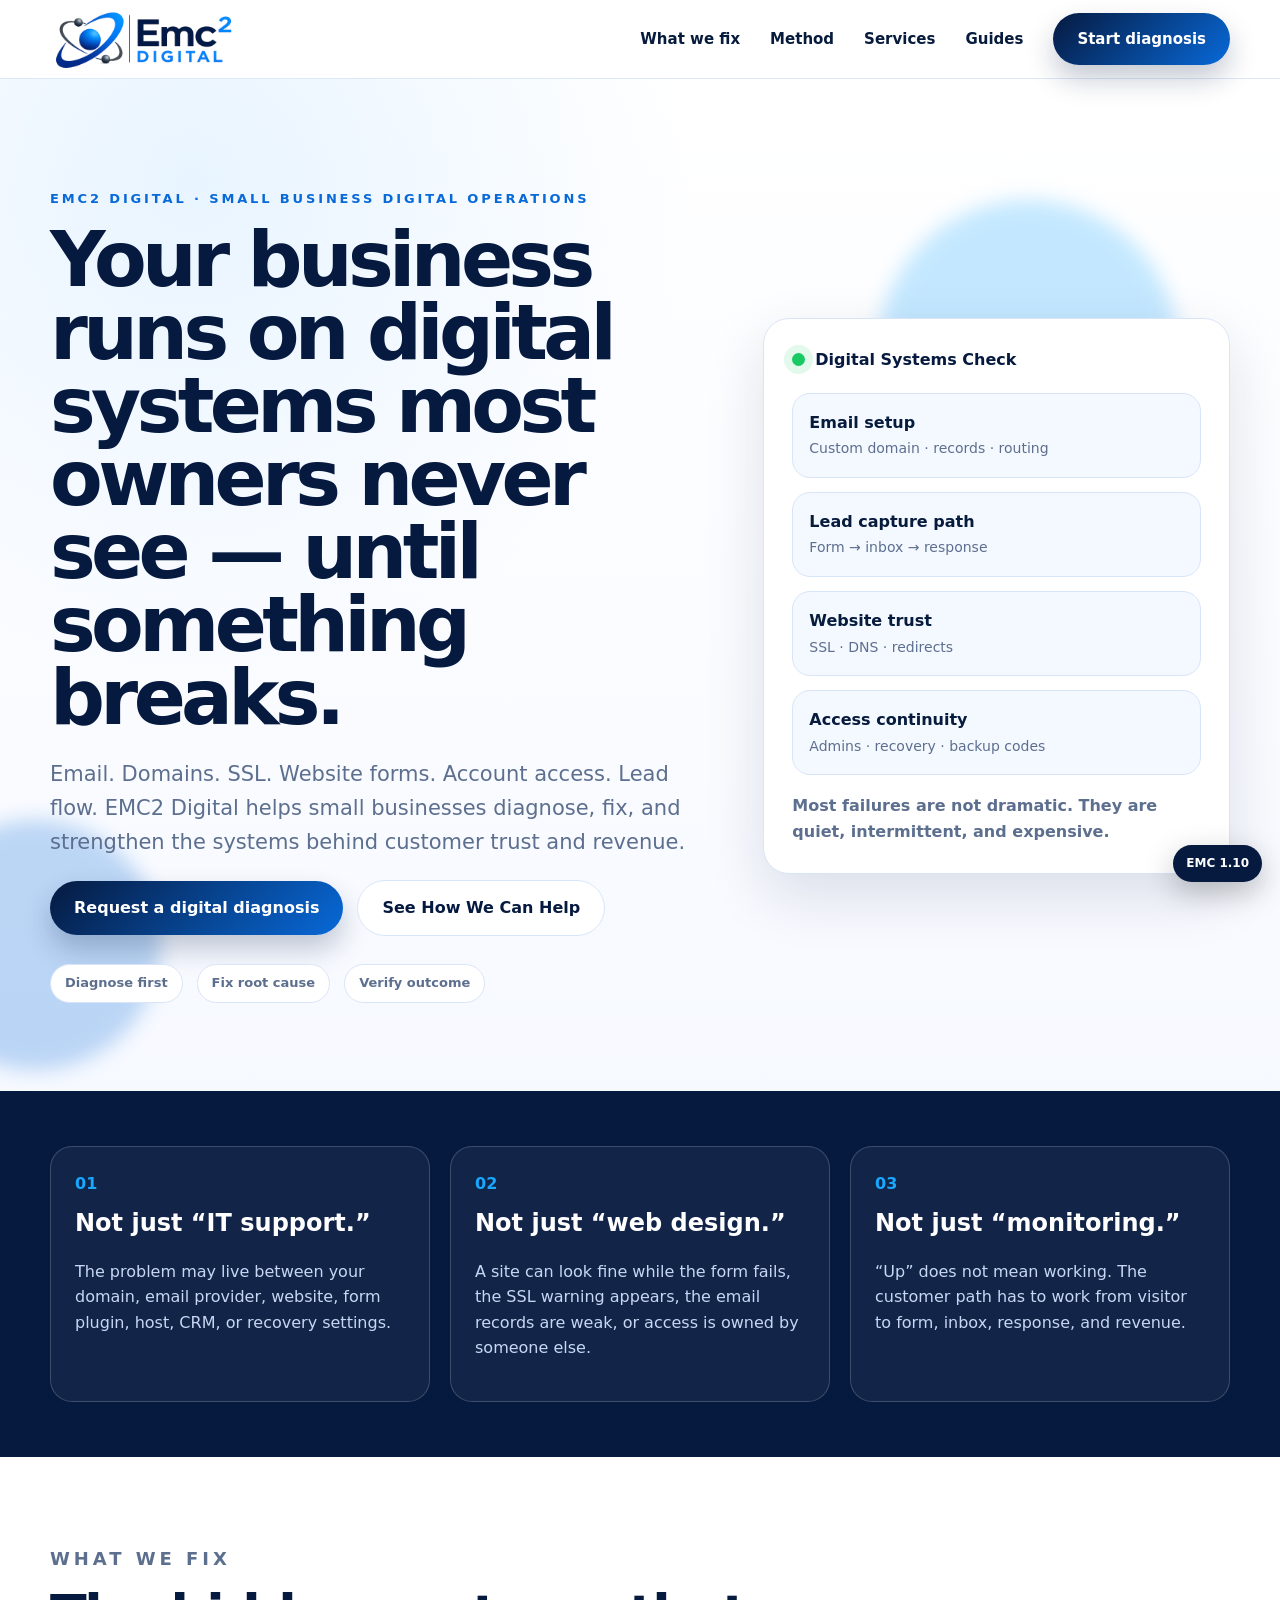
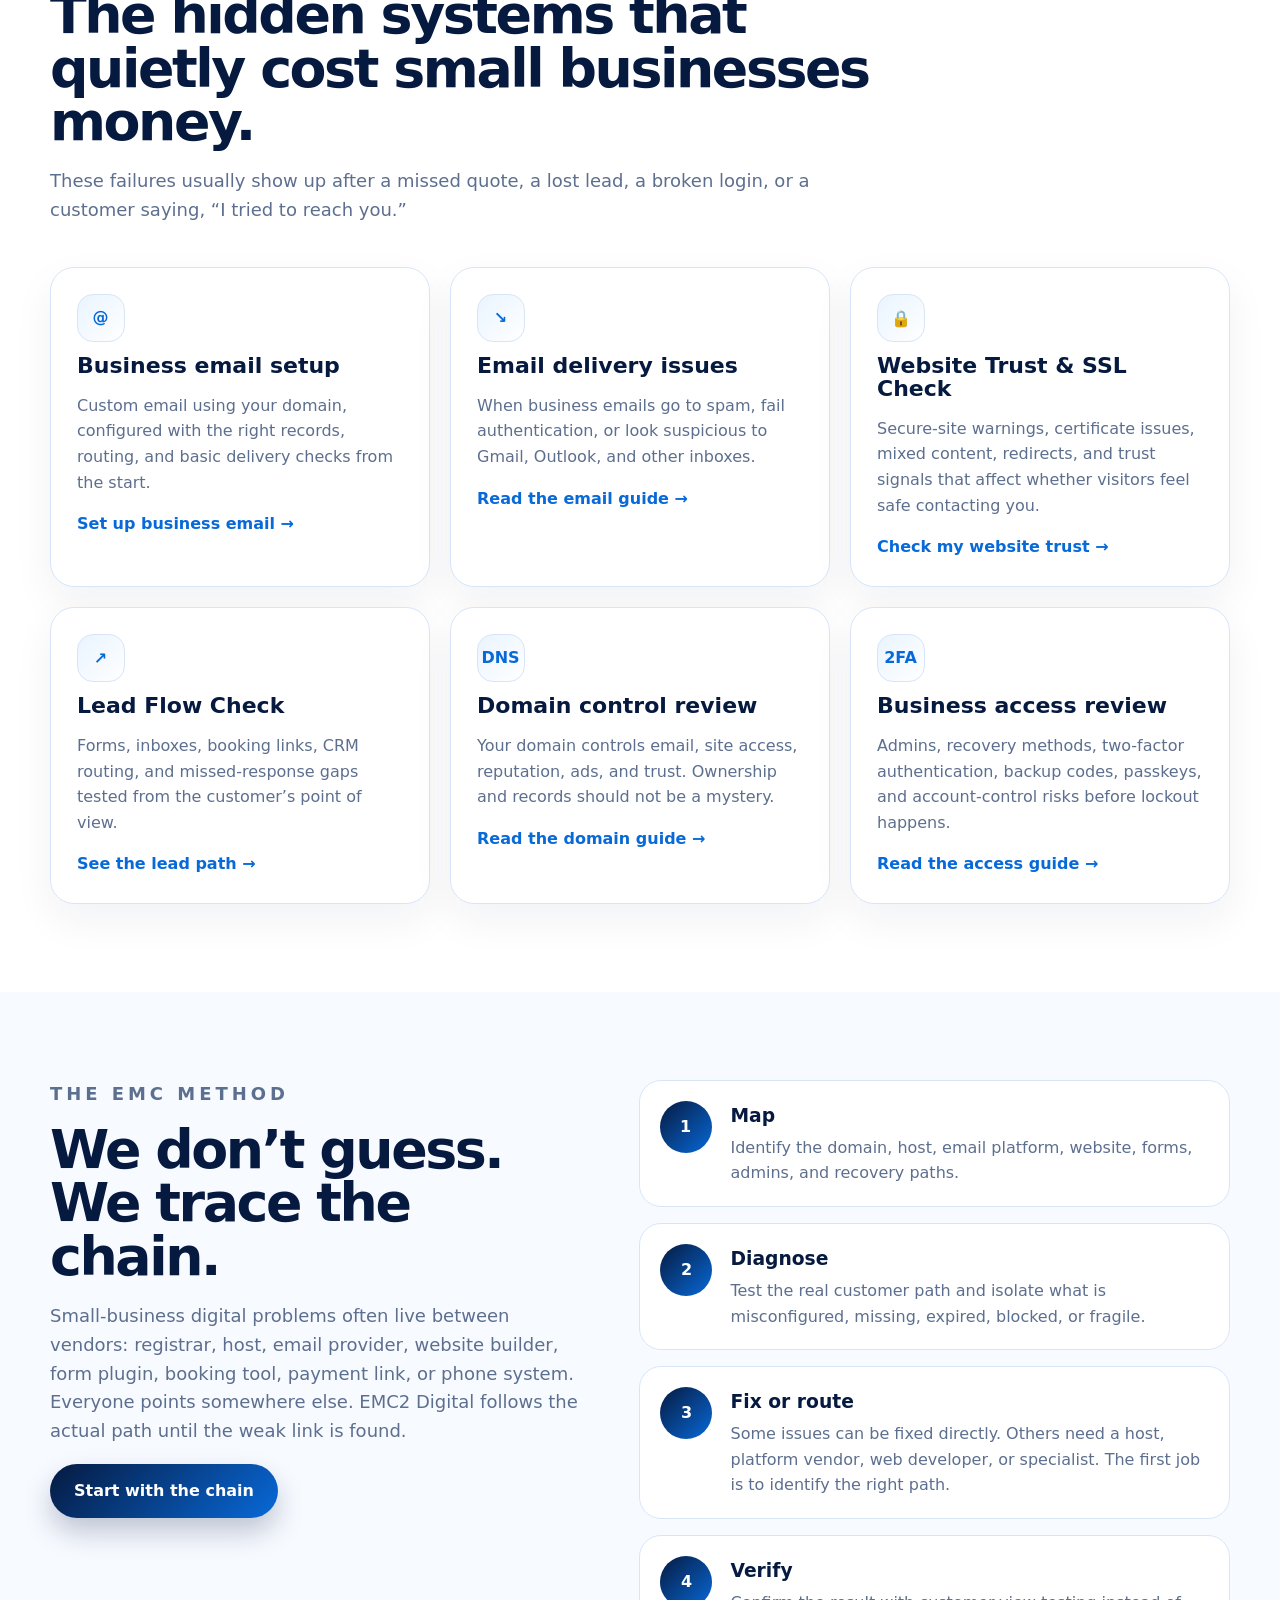
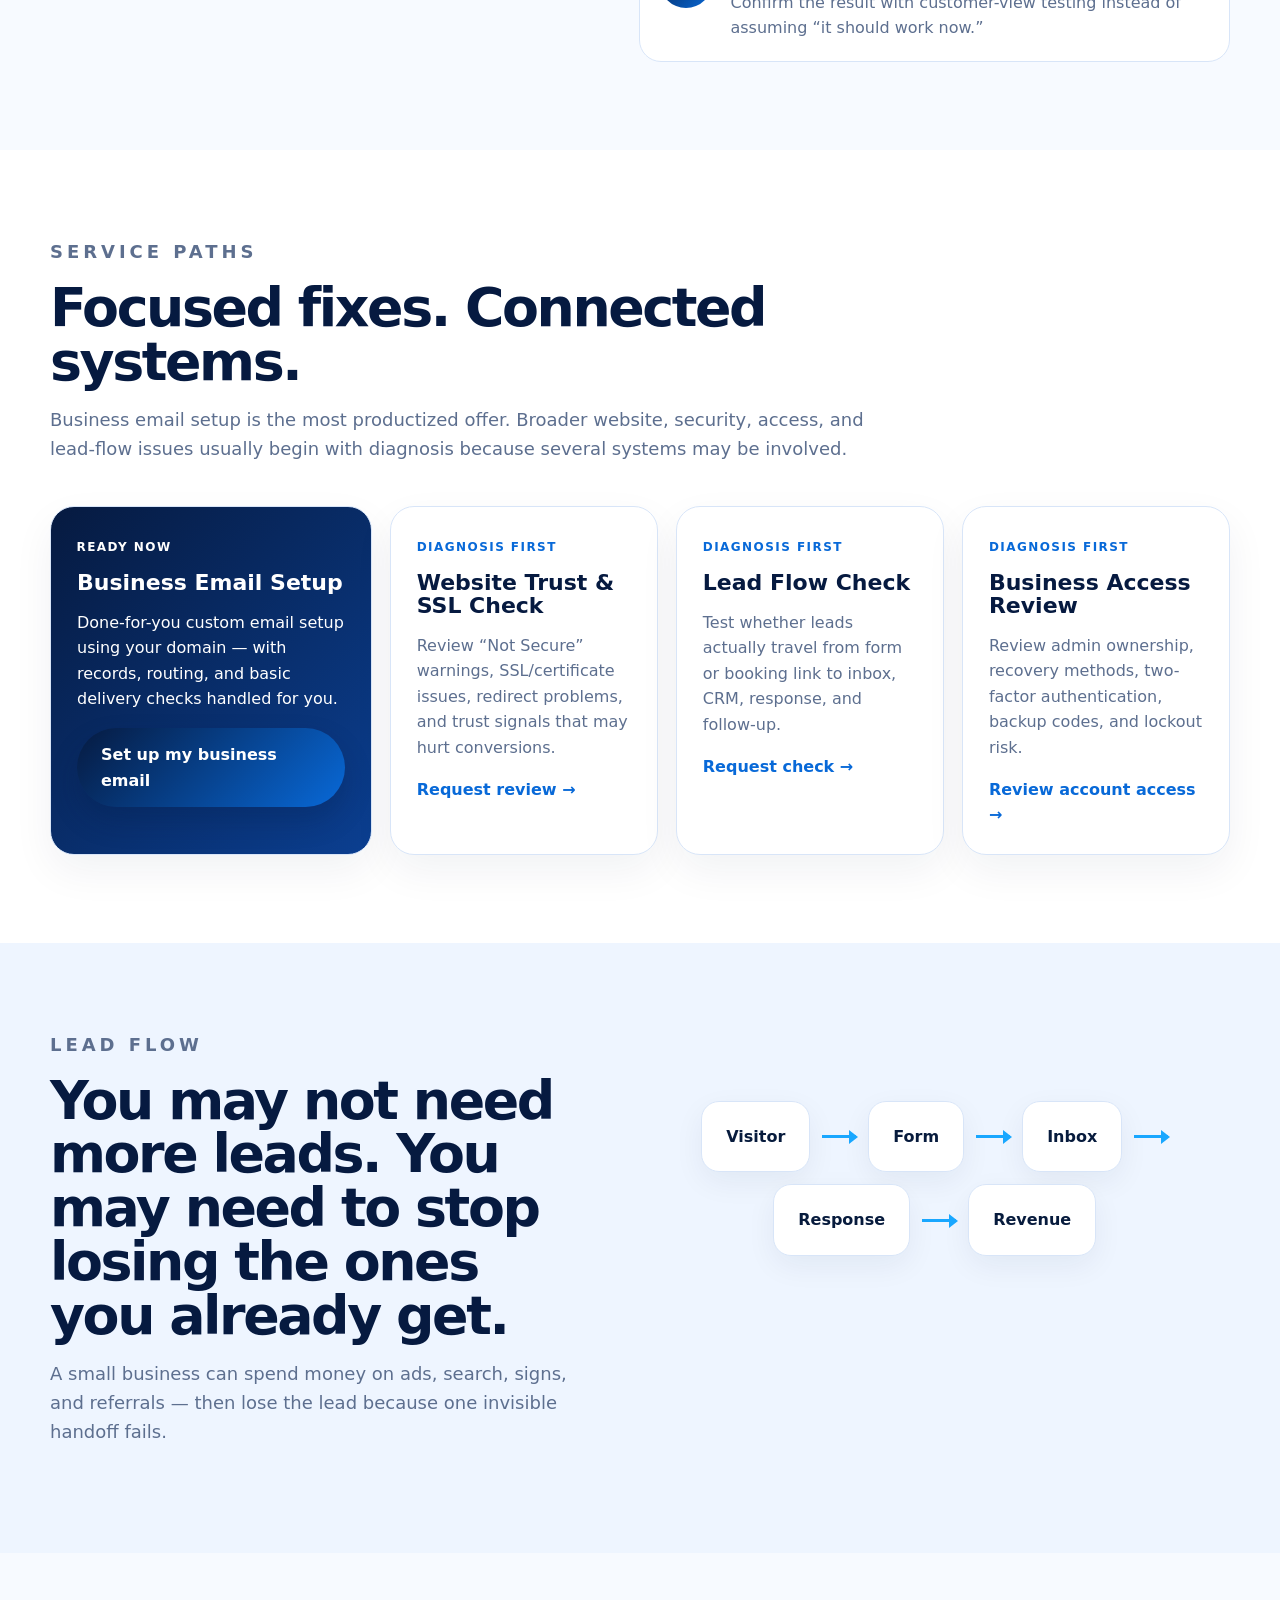
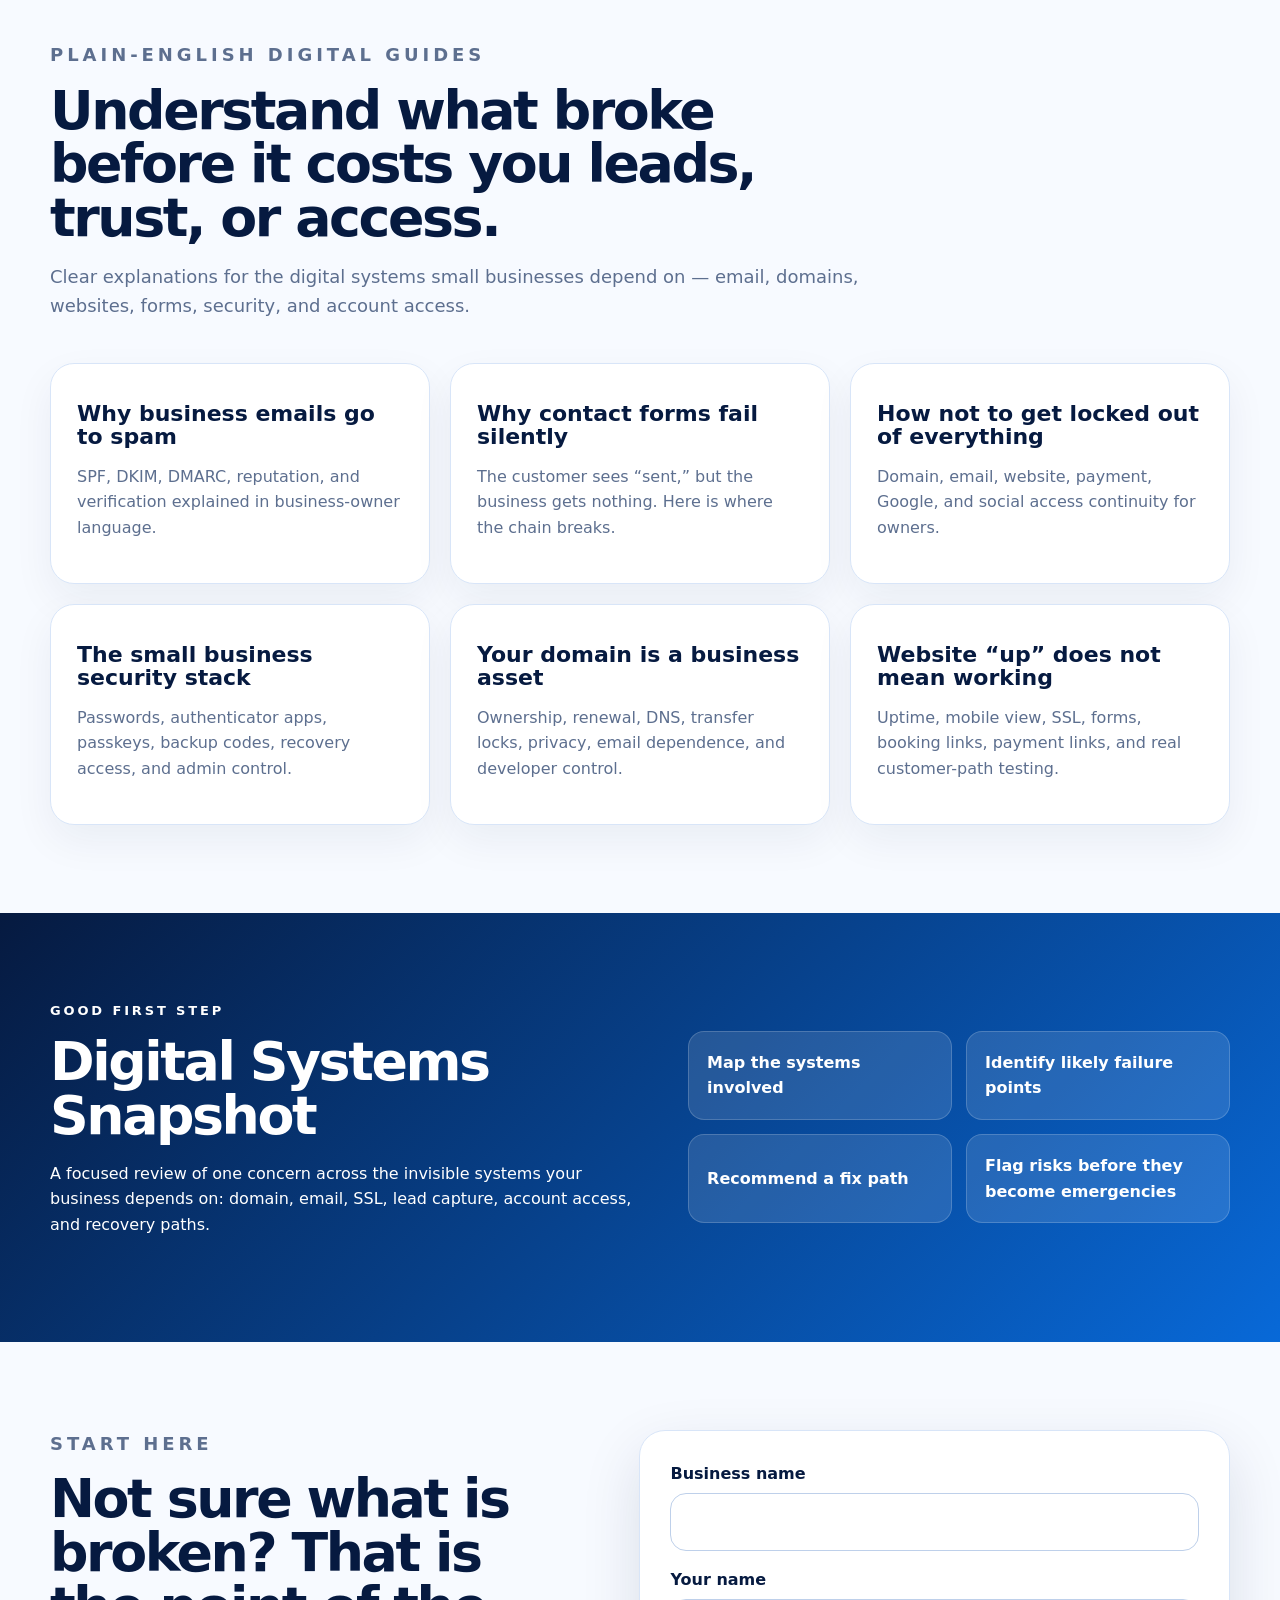
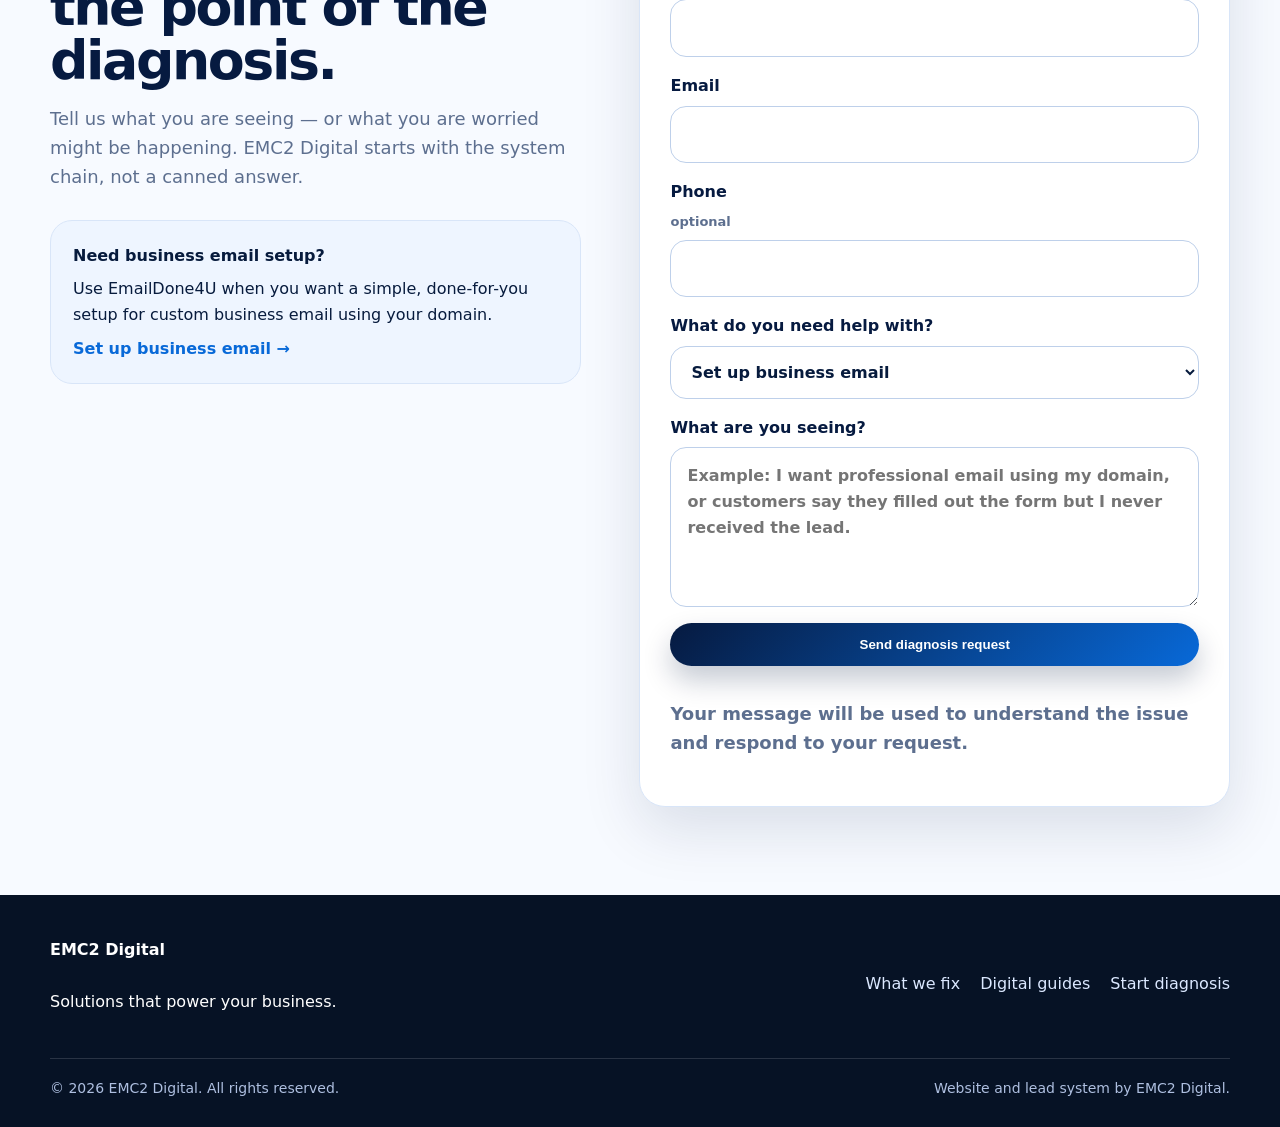
<file: index.html>
<!DOCTYPE html>
<html lang="en">
<head>
  <meta charset="UTF-8" />
  <meta name="viewport" content="width=device-width, initial-scale=1.0" />
  <title>EMC2 Digital | Small Business Digital Systems That Actually Work</title>
  <meta name="description" content="EMC2 Digital helps small businesses diagnose, fix, and strengthen digital systems behind email, domains, SSL, lead flow, account access, and website trust." />
  <meta name="theme-color" content="#061a40" />
  <meta property="og:title" content="EMC2 Digital | Small Business Digital Systems That Actually Work" />
  <meta property="og:description" content="EMC2 Digital helps small businesses diagnose, fix, and strengthen digital systems behind email, domains, SSL, lead flow, account access, and website trust." />
  <meta property="og:type" content="website" />
  <meta property="og:image" content="/assets/images/emc2digital-logo-tagline.png" />
  <link rel="icon" href="/assets/images/favicon.svg" type="image/svg+xml" />
  <link rel="preload" as="image" href="/assets/images/emc2digital-logo-tagline.png" />
  <link rel="stylesheet" href="/assets/css/styles.css?v=1.10" />
  
</head>
<body>
  <a class="skip-link" href="#main">Skip to content</a>
  
<header class="site-header" data-header>
  <div class="container nav-shell">
    <a class="brand" href="/index.html#top" aria-label="EMC2 Digital home"><img src="/assets/images/emc2digital-logo-notagline.png" alt="EMC2 Digital logo"></a>
    <button class="nav-toggle" type="button" aria-label="Open navigation" aria-expanded="false" data-nav-toggle><span></span><span></span><span></span></button>
    <nav class="site-nav" data-nav>
      <a href="/index.html#systems">What we fix</a>
      <a href="/index.html#method">Method</a>
      <a href="/index.html#services">Services</a>
      <a href="/index.html#guides">Guides</a>
      <a class="nav-cta" href="/index.html#contact">Start diagnosis</a>
    </nav>
  </div>
</header>
  <main id="main">
<section id="top" class="hero section">
  <div class="orb orb-one"></div><div class="orb orb-two"></div>
  <div class="container hero-grid">
    <div class="hero-copy reveal">
      <p class="eyebrow">EMC2 Digital · Small business digital operations</p>
      <h1>Your business runs on digital systems most owners never see — until something breaks.</h1>
      <p class="hero-sub">Email. Domains. SSL. Website forms. Account access. Lead flow. EMC2 Digital helps small businesses diagnose, fix, and strengthen the systems behind customer trust and revenue.</p>
      <div class="hero-actions">
        <a class="btn btn-primary" href="#contact">Request a digital diagnosis</a>
        <a class="btn btn-secondary" href="#services">See How We Can Help</a>
      </div>
      <div class="trust-row" aria-label="Core operating principles"><span>Diagnose first</span><span>Fix root cause</span><span>Verify outcome</span></div>
    </div>
    <aside class="diagnostic-panel reveal delay-1" aria-label="Digital systems dashboard preview">
      <div class="panel-top"><span class="status-dot"></span><span>Digital Systems Check</span></div>
      <div class="signal-list">
        <div class="signal good"><strong>Email setup</strong><span>Custom domain · records · routing</span></div>
        <div class="signal warn"><strong>Lead capture path</strong><span>Form → inbox → response</span></div>
        <div class="signal good"><strong>Website trust</strong><span>SSL · DNS · redirects</span></div>
        <div class="signal danger"><strong>Access continuity</strong><span>Admins · recovery · backup codes</span></div>
      </div>
      <div class="panel-note">Most failures are not dramatic. They are quiet, intermittent, and expensive.</div>
    </aside>
  </div>
</section>

<section class="section problem-strip">
  <div class="container strip-grid">
    <div class="strip-card reveal"><span class="metric">01</span><h2>Not just “IT support.”</h2><p>The problem may live between your domain, email provider, website, form plugin, host, CRM, or recovery settings.</p></div>
    <div class="strip-card reveal delay-1"><span class="metric">02</span><h2>Not just “web design.”</h2><p>A site can look fine while the form fails, the SSL warning appears, the email records are weak, or access is owned by someone else.</p></div>
    <div class="strip-card reveal delay-2"><span class="metric">03</span><h2>Not just “monitoring.”</h2><p>“Up” does not mean working. The customer path has to work from visitor to form, inbox, response, and revenue.</p></div>
  </div>
</section>

<section id="systems" class="section systems">
  <div class="container">
    <div class="section-head reveal">
      <p class="eyebrow">What we fix</p>
      <h2>The hidden systems that quietly cost small businesses money.</h2>
      <p>These failures usually show up after a missed quote, a lost lead, a broken login, or a customer saying, “I tried to reach you.”</p>
    </div>
    <div class="card-grid">
      <article class="service-card reveal"><div class="icon-badge">@</div><h3>Business email setup</h3><p>Custom email using your domain, configured with the right records, routing, and basic delivery checks from the start.</p><a href="https://emaildone4u.com" target="_blank" rel="noopener">Set up business email →</a></article>
      <article class="service-card reveal delay-1"><div class="icon-badge">↘</div><h3>Email delivery issues</h3><p>When business emails go to spam, fail authentication, or look suspicious to Gmail, Outlook, and other inboxes.</p><a href="/guides/email-going-to-spam.html">Read the email guide →</a></article>
      <article class="service-card reveal delay-2"><div class="icon-badge">🔒</div><h3>Website Trust & SSL Check</h3><p>Secure-site warnings, certificate issues, mixed content, redirects, and trust signals that affect whether visitors feel safe contacting you.</p><a href="#contact">Check my website trust →</a></article>
      <article class="service-card reveal"><div class="icon-badge">↗</div><h3>Lead Flow Check</h3><p>Forms, inboxes, booking links, CRM routing, and missed-response gaps tested from the customer’s point of view.</p><a href="#lead-leak">See the lead path →</a></article>
      <article class="service-card reveal delay-1"><div class="icon-badge">DNS</div><h3>Domain control review</h3><p>Your domain controls email, site access, reputation, ads, and trust. Ownership and records should not be a mystery.</p><a href="/guides/domain-business-asset.html">Read the domain guide →</a></article>
      <article class="service-card reveal delay-2"><div class="icon-badge">2FA</div><h3>Business access review</h3><p>Admins, recovery methods, two-factor authentication, backup codes, passkeys, and account-control risks before lockout happens.</p><a href="/guides/not-get-locked-out.html">Read the access guide →</a></article>
    </div>
  </div>
</section>

<section id="method" class="section method">
  <div class="container method-grid">
    <div class="method-copy reveal"><p class="eyebrow">The EMC method</p><h2>We don’t guess. We trace the chain.</h2><p>Small-business digital problems often live between vendors: registrar, host, email provider, website builder, form plugin, booking tool, payment link, or phone system. Everyone points somewhere else. EMC2 Digital follows the actual path until the weak link is found.</p><a class="btn btn-primary" href="#contact">Start with the chain</a></div>
    <div class="steps reveal delay-1">
      <div class="step"><span>1</span><div><h3>Map</h3><p>Identify the domain, host, email platform, website, forms, admins, and recovery paths.</p></div></div>
      <div class="step"><span>2</span><div><h3>Diagnose</h3><p>Test the real customer path and isolate what is misconfigured, missing, expired, blocked, or fragile.</p></div></div>
      <div class="step"><span>3</span><div><h3>Fix or route</h3><p>Some issues can be fixed directly. Others need a host, platform vendor, web developer, or specialist. The first job is to identify the right path.</p></div></div>
      <div class="step"><span>4</span><div><h3>Verify</h3><p>Confirm the result with customer-view testing instead of assuming “it should work now.”</p></div></div>
    </div>
  </div>
</section>

<section id="services" class="section services">
  <div class="container">
    <div class="section-head reveal"><p class="eyebrow">Service paths</p><h2>Focused fixes. Connected systems.</h2><p>Business email setup is the most productized offer. Broader website, security, access, and lead-flow issues usually begin with diagnosis because several systems may be involved.</p></div>
    <div class="service-paths">
      <article class="path-card featured reveal"><span>Ready now</span><h3>Business Email Setup</h3><p>Done-for-you custom email setup using your domain — with records, routing, and basic delivery checks handled for you.</p><a class="btn btn-primary" href="https://emaildone4u.com" target="_blank" rel="noopener">Set up my business email</a></article>
      <article class="path-card reveal delay-1"><span>Diagnosis first</span><h3>Website Trust & SSL Check</h3><p>Review “Not Secure” warnings, SSL/certificate issues, redirect problems, and trust signals that may hurt conversions.</p><a href="#contact">Request review →</a></article>
      <article class="path-card reveal delay-2"><span>Diagnosis first</span><h3>Lead Flow Check</h3><p>Test whether leads actually travel from form or booking link to inbox, CRM, response, and follow-up.</p><a href="#contact">Request check →</a></article>
      <article class="path-card reveal"><span>Diagnosis first</span><h3>Business Access Review</h3><p>Review admin ownership, recovery methods, two-factor authentication, backup codes, and lockout risk.</p><a href="#contact">Review account access →</a></article>
    </div>
  </div>
</section>

<section id="lead-leak" class="section lead-leak">
  <div class="container leak-grid">
    <div class="reveal"><p class="eyebrow">Lead flow</p><h2>You may not need more leads. You may need to stop losing the ones you already get.</h2><p>A small business can spend money on ads, search, signs, and referrals — then lose the lead because one invisible handoff fails.</p></div>
    <div class="flow reveal delay-1" aria-label="Lead flow chain"><div>Visitor</div><span></span><div>Form</div><span></span><div>Inbox</div><span></span><div>Response</div><span></span><div>Revenue</div></div>
  </div>
</section>

<section id="guides" class="section guides">
  <div class="container">
    <div class="section-head reveal"><p class="eyebrow">Plain-English digital guides</p><h2>Understand what broke before it costs you leads, trust, or access.</h2><p>Clear explanations for the digital systems small businesses depend on — email, domains, websites, forms, security, and account access.</p></div>
    <div class="topic-grid">
      <a class="topic reveal" href="/guides/email-going-to-spam.html"><h3>Why business emails go to spam</h3><p>SPF, DKIM, DMARC, reputation, and verification explained in business-owner language.</p></a>
      <a class="topic reveal" href="/guides/contact-forms-fail-silently.html"><h3>Why contact forms fail silently</h3><p>The customer sees “sent,” but the business gets nothing. Here is where the chain breaks.</p></a>
      <a class="topic reveal" href="/guides/not-get-locked-out.html"><h3>How not to get locked out of everything</h3><p>Domain, email, website, payment, Google, and social access continuity for owners.</p></a>
      <a class="topic reveal" href="/guides/security-stack.html"><h3>The small business security stack</h3><p>Passwords, authenticator apps, passkeys, backup codes, recovery access, and admin control.</p></a>
      <a class="topic reveal" href="/guides/domain-business-asset.html"><h3>Your domain is a business asset</h3><p>Ownership, renewal, DNS, transfer locks, privacy, email dependence, and developer control.</p></a>
      <a class="topic reveal" href="/guides/website-up-not-working.html"><h3>Website “up” does not mean working</h3><p>Uptime, mobile view, SSL, forms, booking links, payment links, and real customer-path testing.</p></a>
    </div>
  </div>
</section>

<section class="section offer-band">
  <div class="container offer reveal">
    <div><p class="eyebrow">Good first step</p><h2>Digital Systems Snapshot</h2><p>A focused review of one concern across the invisible systems your business depends on: domain, email, SSL, lead capture, account access, and recovery paths.</p></div>
    <ul><li>Map the systems involved</li><li>Identify likely failure points</li><li>Recommend a fix path</li><li>Flag risks before they become emergencies</li></ul>
  </div>
</section>

<section id="contact" class="section contact">
  <div class="container contact-grid">
    <div class="reveal"><p class="eyebrow">Start here</p><h2>Not sure what is broken? That is the point of the diagnosis.</h2><p>Tell us what you are seeing — or what you are worried might be happening. EMC2 Digital starts with the system chain, not a canned answer.</p><div class="contact-note"><strong>Need business email setup?</strong><span>Use EmailDone4U when you want a simple, done-for-you setup for custom business email using your domain.</span><a href="https://emaildone4u.com" target="_blank" rel="noopener">Set up business email →</a></div></div>
    <form name="emc2digital-diagnosis" method="POST" data-netlify="true" netlify-honeypot="company-url" action="/thank-you.html" class="lead-form reveal delay-1">
      <input type="hidden" name="form-name" value="emc2digital-diagnosis" />
      <p class="hidden"><label>Don’t fill this out: <input name="company-url" /></label></p>
      <label>Business name<input name="business_name" autocomplete="organization" /></label>
      <label>Your name<input name="name" autocomplete="name" required /></label>
      <label>Email<input type="email" name="email" autocomplete="email" required /></label>
      <label>Phone <span class="optional">optional</span><input type="tel" name="phone" autocomplete="tel" /></label>
      <label>What do you need help with?
        <select name="issue_type">
          <option>Set up business email</option>
          <option>Fix email delivery or spam issues</option>
          <option>Website trust / SSL warning</option>
          <option>Contact form or lost lead issue</option>
          <option>Account access / lockout concern</option>
          <option>Not sure — please diagnose</option>
        </select>
      </label>
      <label>What are you seeing?<textarea name="message" rows="5" placeholder="Example: I want professional email using my domain, or customers say they filled out the form but I never received the lead."></textarea></label>
      <button class="btn btn-primary" type="submit">Send diagnosis request</button>
      <p class="form-foot">Your message will be used to understand the issue and respond to your request.</p>
    </form>
  </div>
</section>
</main>
  
<footer class="site-footer">
  <div class="container footer-grid">
    <div class="footer-brand">
      <strong>EMC2 Digital</strong>
      <p>Solutions that power your business.</p>
    </div>
    <div class="footer-links">
      <a href="/index.html#systems">What we fix</a>
      <a href="/index.html#guides">Digital guides</a>
      <a href="/index.html#contact">Start diagnosis</a>
    </div>
  </div>
  <div class="footer-bottom container">
    <span>© 2026 EMC2 Digital. All rights reserved.</span>
    <span>Website and lead system by EMC2 Digital.</span>
  </div>
</footer>
<div class="version-badge" aria-label="Page version">EMC 1.10</div>
<script src="/assets/js/main.js?v=1.10"></script>
</body>
</html>
</file>
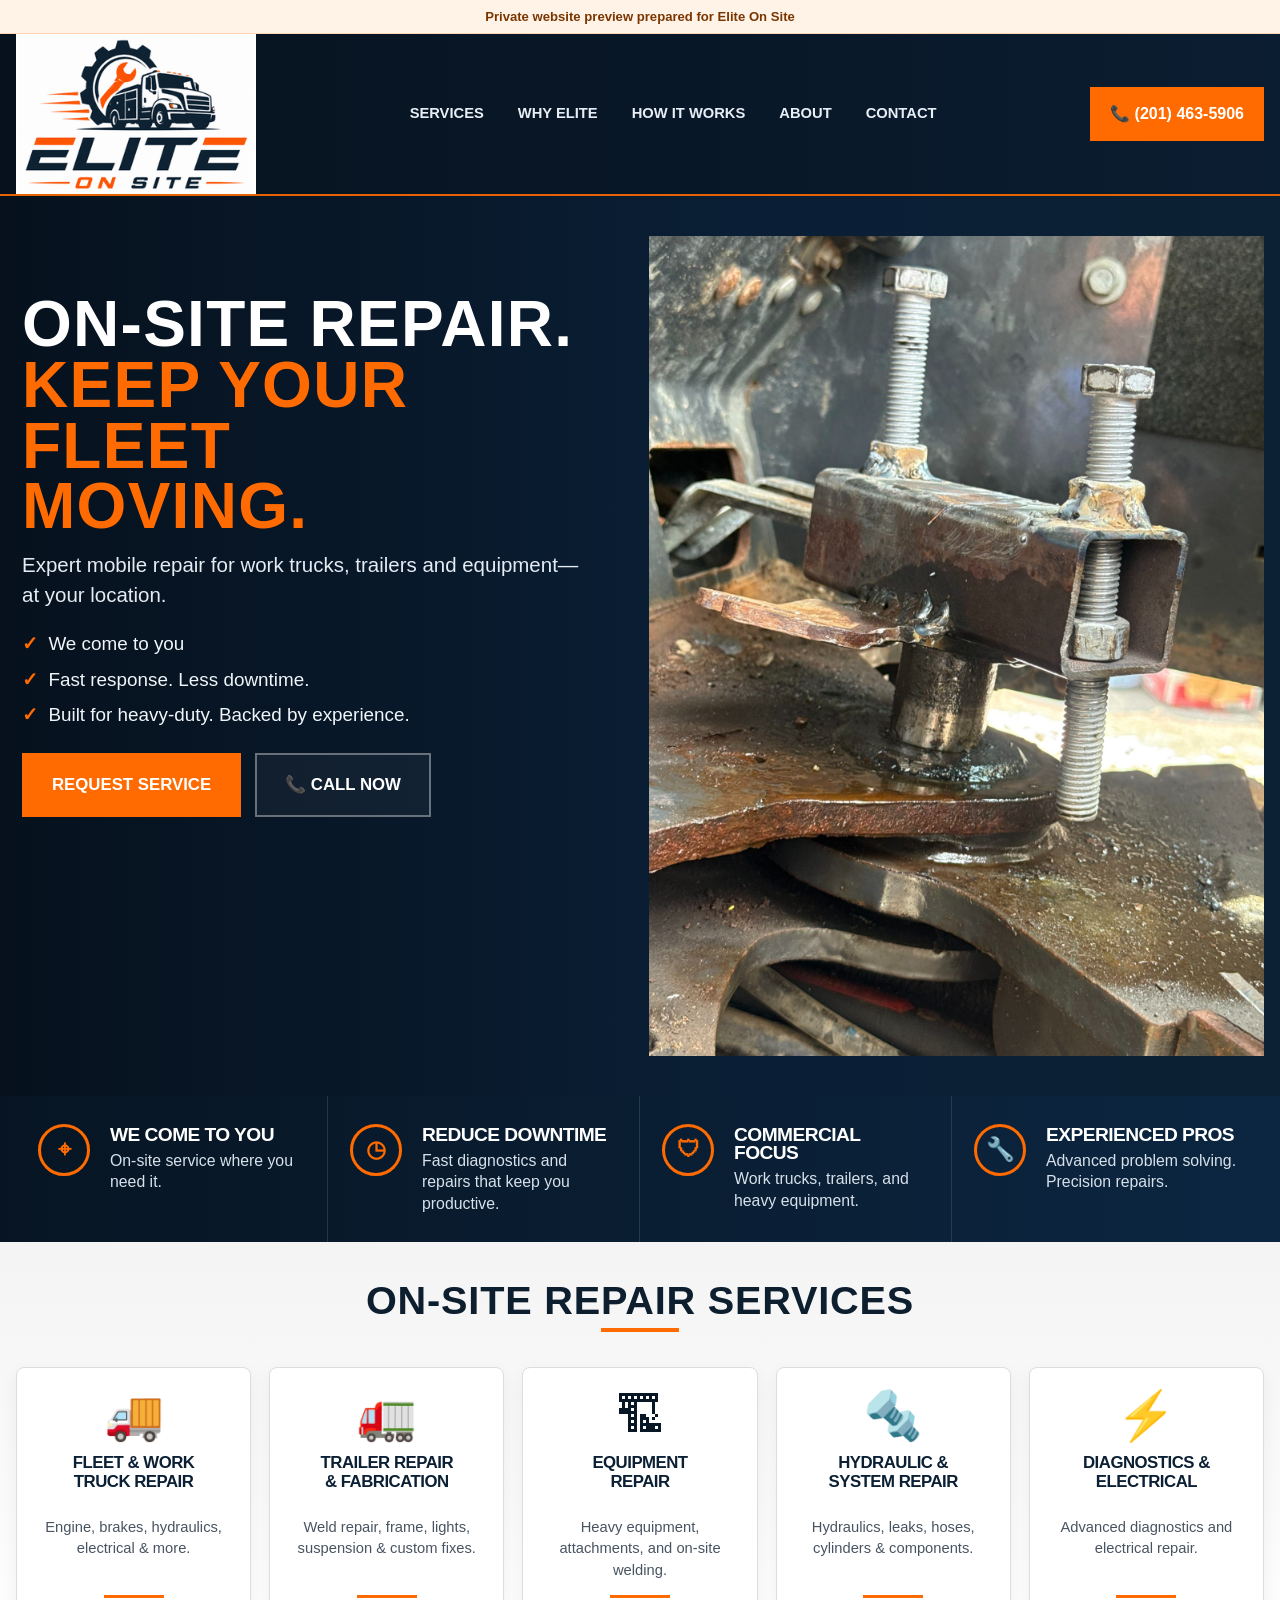
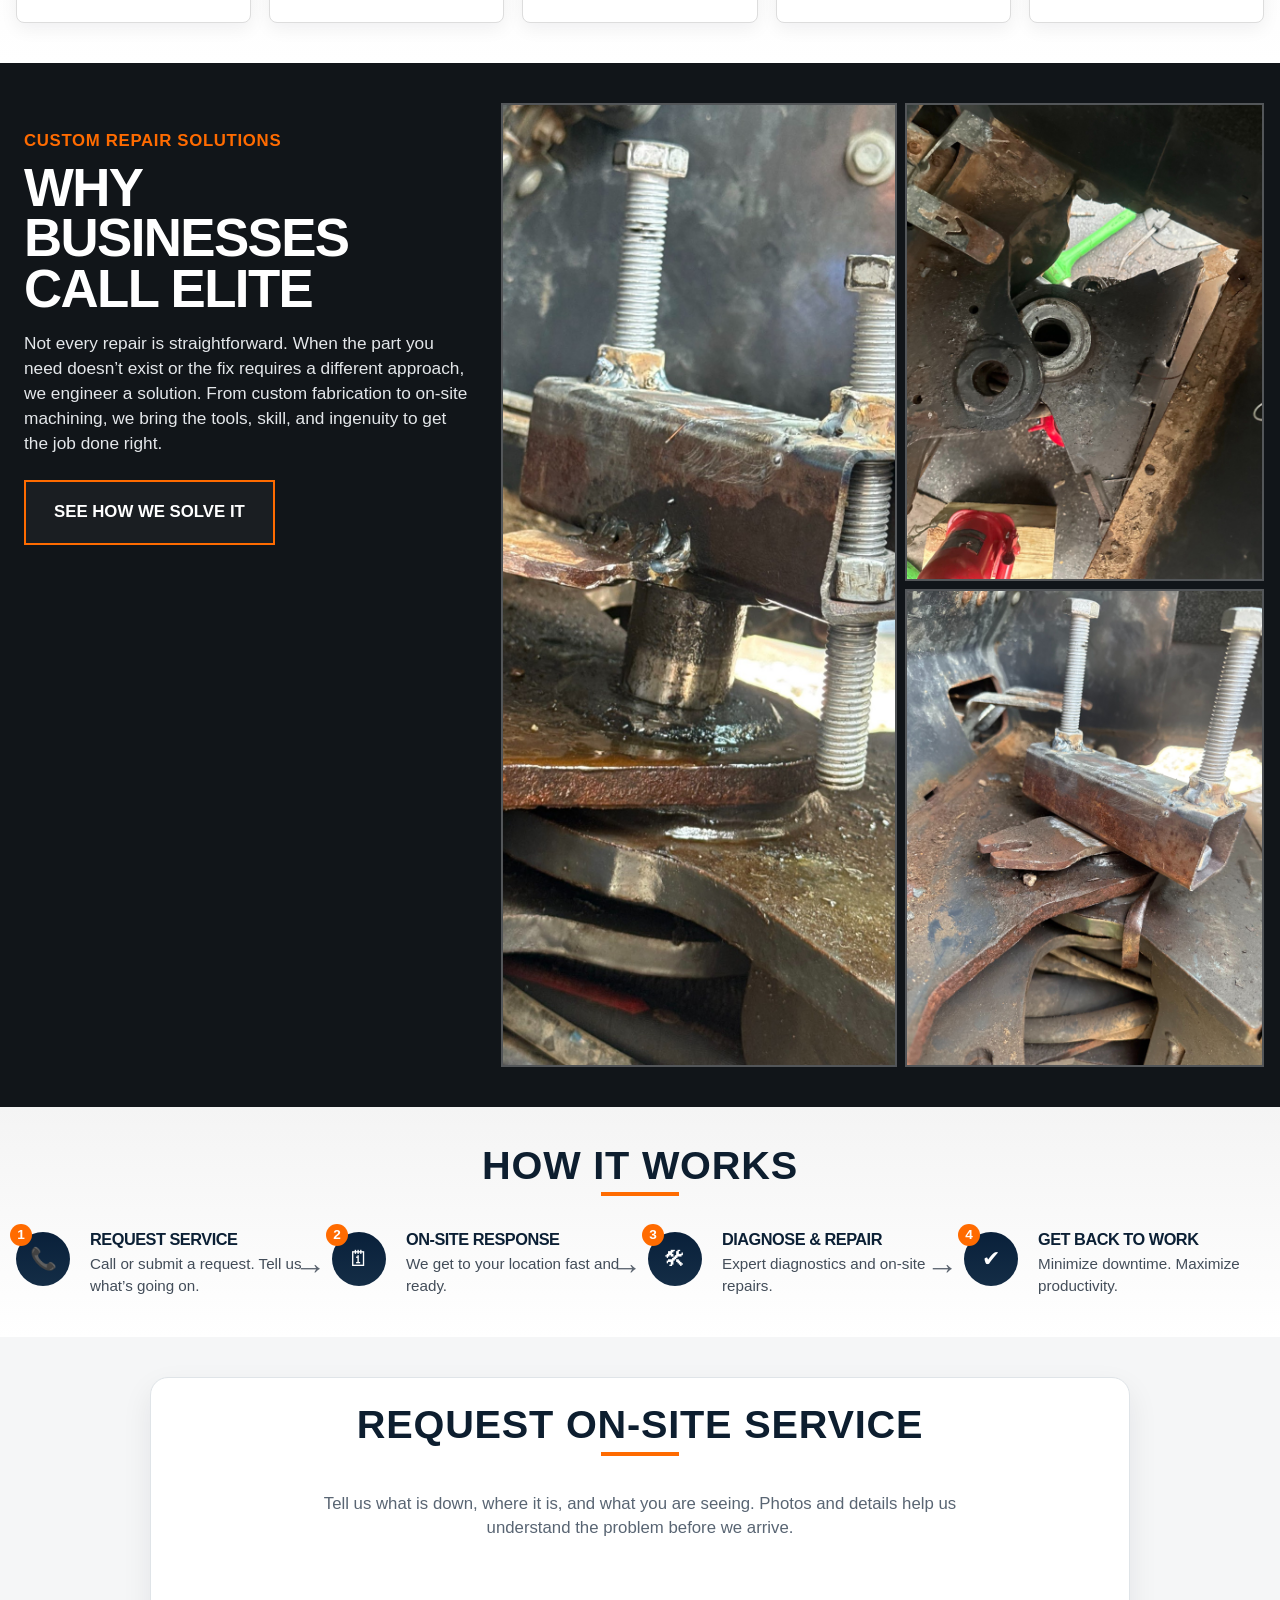
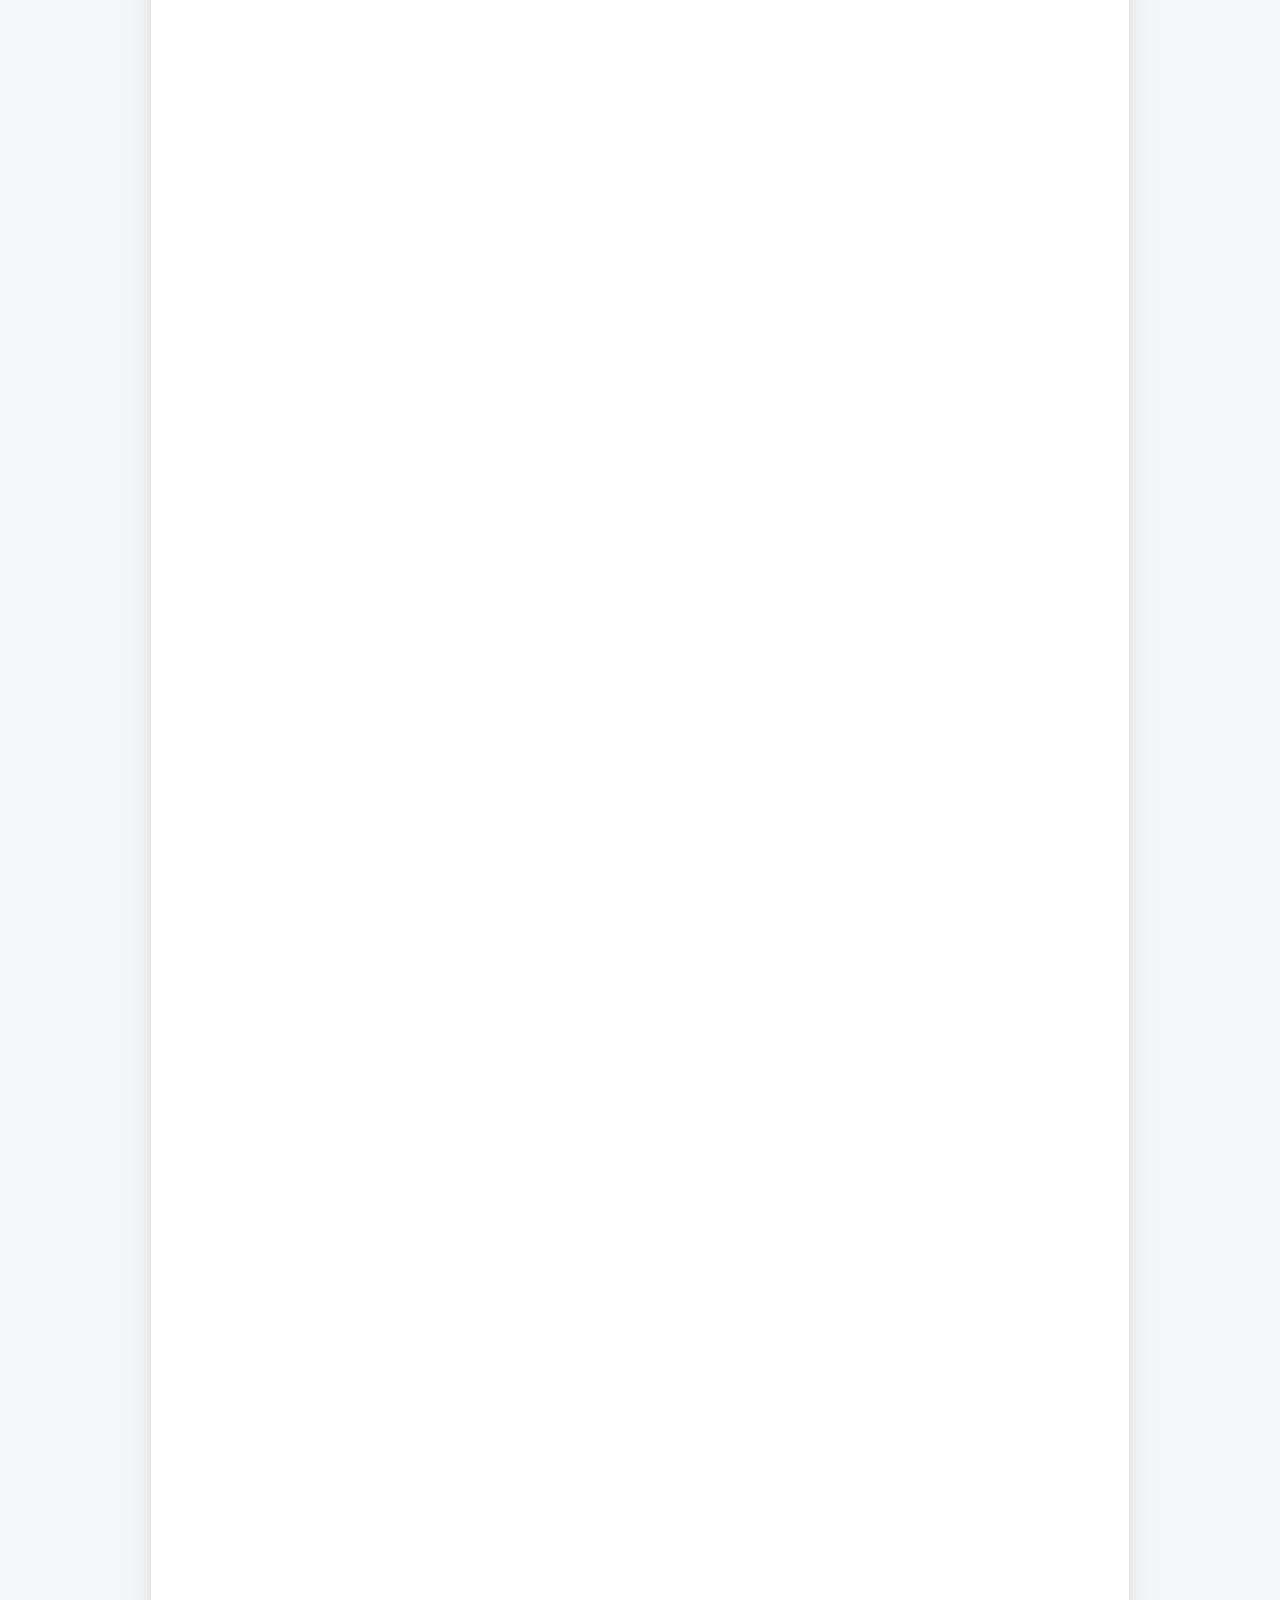
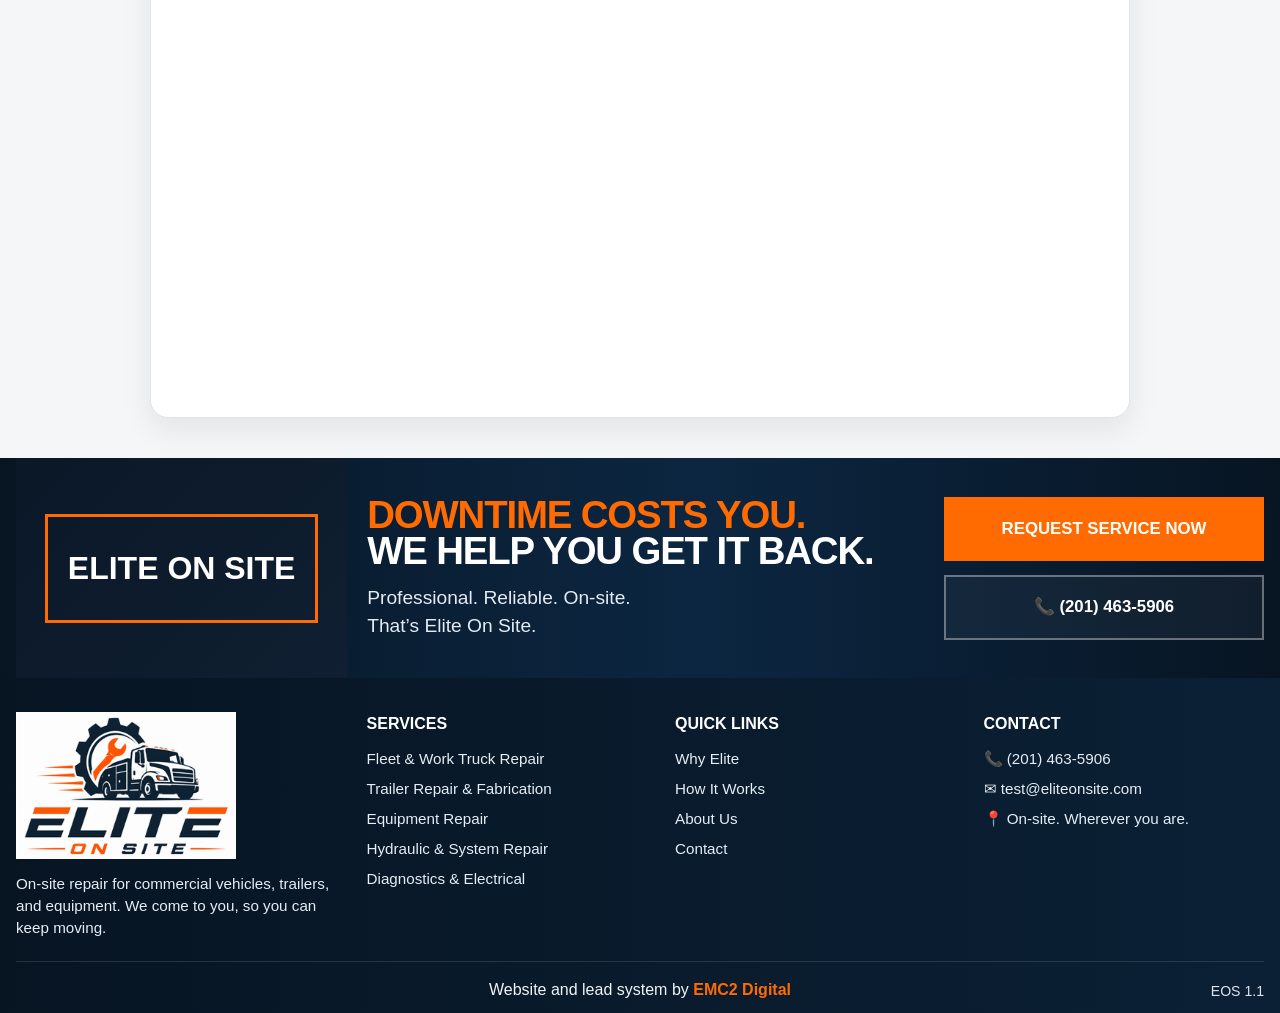
<file: elite-on-site/index.html>
<!DOCTYPE html>
<html lang="en">
<head>
  <meta charset="UTF-8" />
  <meta name="viewport" content="width=device-width, initial-scale=1.0" />
  <title>Elite On Site | Mobile Repair for Commercial Vehicles & Equipment</title>
  <meta name="description" content="On-site repair for commercial vehicles, trailers, and equipment. Reduce downtime with responsive mobile service from Elite On Site." />
  <meta name="robots" content="noindex, nofollow" />
  <meta property="og:type" content="website" />
  <meta property="og:title" content="Elite On Site | Mobile Commercial Repair" />
  <meta property="og:description" content="On-site repair for commercial vehicles, trailers and equipment. We come to you to help reduce downtime." />
  <meta property="og:url" content="https://emc2digital.com/elite-on-site/" />
  <meta property="og:image" content="https://emc2digital.com/elite-on-site/images/logo.png" />
  <meta property="og:image:alt" content="Elite On Site logo" />
  <meta name="twitter:card" content="summary_large_image" />
  <meta name="twitter:title" content="Elite On Site | Mobile Commercial Repair" />
  <meta name="twitter:description" content="On-site repair for commercial vehicles, trailers and equipment. We come to you to help reduce downtime." />
  <meta name="twitter:image" content="https://emc2digital.com/elite-on-site/images/logo.png" />
  <style>
    :root{--navy:#081726;--orange:#ff6b00;--white:#fff;--ink:#15202b;--muted:#69727d;--max:1280px}
    *{box-sizing:border-box}html{scroll-behavior:smooth}body{margin:0;font-family:Inter,Arial,Helvetica,sans-serif;color:var(--ink);background:#fff;line-height:1.45}img{display:block;max-width:100%}a{text-decoration:none;color:inherit}.container{width:min(calc(100% - 32px),var(--max));margin:0 auto}.caps{font-weight:900;text-transform:uppercase;letter-spacing:.02em}h1,h2,h3,h4{margin:0 0 .6rem;line-height:.95;letter-spacing:-.03em}h1{font-size:clamp(2.5rem,5vw,5rem)}h2{font-size:clamp(2rem,3.1vw,3.2rem)}h3{font-size:1.15rem}.orange{color:var(--orange)}
    #services,#why-elite,#how-it-works,#request,#about,#contact{scroll-margin-top:120px}
    .review-notice{background:#fff3e8;color:#7a3600;text-align:center;padding:7px 12px;font-size:.82rem;font-weight:800;border-bottom:1px solid #ffd6b5}
    .site-header{position:sticky;top:0;z-index:50;background:linear-gradient(90deg,#06111d,#0b1d31);color:#fff;border-bottom:2px solid rgba(255,107,0,.9)}.nav-wrap{display:flex;align-items:center;justify-content:space-between;gap:20px;min-height:86px;position:relative}.brand{display:flex;align-items:center;gap:16px;min-width:230px}.brand img{width:240px;height:auto}.nav-links{display:flex;gap:34px;align-items:center;justify-content:center;flex:1}.nav-links a{font-size:.92rem;font-weight:800;text-transform:uppercase;color:#e8eef5}.nav-links a:hover{color:var(--orange)}.header-cta{display:inline-flex;align-items:center;gap:10px;background:var(--orange);color:#fff;padding:15px 20px;font-weight:900;white-space:nowrap}.header-cta:hover{background:#ff7b1e}.nav-toggle{display:none;border:0;background:var(--navy);color:#fff;width:48px;height:48px;border-radius:6px;font-size:1.55rem;align-items:center;justify-content:center;cursor:pointer}
    .hero{background:linear-gradient(90deg,#06111d 0%,#0a1f36 60%,#0d2134 100%);color:#fff}.hero-grid{display:grid;grid-template-columns:1.03fr 1fr;align-items:stretch}.hero-copy{padding:58px 40px 50px 6px;position:relative}.hero-copy::after{content:"";position:absolute;right:-22px;top:0;bottom:0;width:44px;background:linear-gradient(160deg,transparent 0 10%,var(--orange) 10% 12%,transparent 12% 100%);transform:skewX(-14deg);opacity:.95}.hero-copy p.lead{font-size:1.28rem;line-height:1.45;max-width:560px;color:#e5ebf2;margin:.8rem 0 1.3rem}.hero-copy ul{list-style:none;padding:0;margin:0 0 1.55rem;display:grid;gap:.5rem;color:#f0f5fa;font-size:1.18rem}.hero-copy li::before{content:"✓";display:inline-block;color:var(--orange);font-weight:900;margin-right:.65rem}.hero-actions{display:flex;flex-wrap:wrap;gap:14px;margin-top:1rem}.btn{display:inline-flex;align-items:center;justify-content:center;gap:10px;padding:18px 28px;border:2px solid transparent;font-size:1.05rem;font-weight:900;text-transform:uppercase;cursor:pointer}.btn.primary{background:var(--orange);color:#fff}.btn.primary:hover{background:#ff7b1e}.btn.outline{border-color:rgba(255,255,255,.36);color:#fff;background:rgba(255,255,255,.04)}.btn.outline:hover{background:rgba(255,255,255,.1)}.hero-media{position:relative;min-height:560px;overflow:hidden;background:#101820}.hero-media img{width:100%;height:100%;object-fit:cover}
    .value-strip{background:linear-gradient(90deg,#071523,#0c2641);color:#fff}.value-grid{display:grid;grid-template-columns:repeat(4,1fr)}.value-item{display:grid;grid-template-columns:56px 1fr;gap:16px;padding:28px 22px;align-items:start;border-right:1px solid rgba(255,255,255,.12)}.value-item:last-child{border-right:none}.value-icon{width:52px;height:52px;border-radius:50%;border:3px solid var(--orange);display:grid;place-items:center;font-size:1.45rem;color:var(--orange);font-weight:900}.value-item h4{font-size:1.2rem;color:#fff;margin:2px 0 6px;text-transform:uppercase}.value-item p{margin:0;color:#d7e1eb;font-size:.99rem;line-height:1.35}
    section{padding:40px 0}.section-light{background:linear-gradient(180deg,#f4f4f4,#fff)}.section-dark{background:#111519;color:#fff}.section-title{text-align:center;margin-bottom:26px}.section-title h2{display:inline-block;position:relative;padding-bottom:12px;text-transform:uppercase;color:#0d1e2f}.section-title h2::after{content:"";position:absolute;left:50%;bottom:0;transform:translateX(-50%);width:78px;height:4px;background:var(--orange)}
    .cards{display:grid;grid-template-columns:repeat(5,1fr);gap:18px}.card{background:#fff;border:1px solid #ddd;border-radius:8px;padding:24px 20px;box-shadow:0 6px 18px rgba(7,21,35,.06);text-align:center}.card-icon{font-size:3rem;color:var(--navy);line-height:1;margin-bottom:14px}.card h3{font-size:1.05rem;text-transform:uppercase;line-height:1.1;min-height:53px;color:#0c2035}.card p{font-size:.92rem;color:#495462;min-height:64px;margin:0 0 14px}.card .underline{width:60px;height:3px;background:var(--orange);margin:0 auto}
    .custom-grid{display:grid;grid-template-columns:.95fr 1.55fr;gap:18px;align-items:stretch}.custom-copy{padding:26px 14px 20px 8px}.eyebrow{color:var(--orange);font-weight:900;text-transform:uppercase;letter-spacing:.04em;font-size:1.05rem;margin-bottom:10px}.custom-copy h2{text-transform:uppercase;color:#fff;font-size:3.3rem;line-height:.95;margin-bottom:16px}.custom-copy p{font-size:1.08rem;color:#e4e7ea;max-width:500px}.custom-gallery{display:grid;grid-template-columns:1.1fr 1fr;grid-template-rows:1fr 1fr;gap:8px;min-height:470px}.gallery-main{grid-row:1/span 2}.custom-gallery img{width:100%;height:100%;object-fit:cover;border:2px solid rgba(255,255,255,.28)}
    .process-row{display:grid;grid-template-columns:repeat(4,1fr);gap:16px}.step{display:grid;grid-template-columns:58px 1fr;gap:16px;align-items:start;position:relative}.step:not(:last-child)::after{content:"→";position:absolute;right:-10px;top:12px;color:#5c6570;font-size:2rem}.step-badge{position:relative}.step-number{position:absolute;top:-8px;left:-6px;width:22px;height:22px;border-radius:50%;background:var(--orange);color:#fff;font-size:.85rem;font-weight:900;display:grid;place-items:center}.step-icon{width:54px;height:54px;border-radius:50%;background:linear-gradient(180deg,#09203a,#142d46);color:#fff;display:grid;place-items:center;font-size:1.35rem}.step h4{font-size:1.02rem;text-transform:uppercase;color:#0c2035;margin:0 0 6px}.step p{margin:0;color:#434d59;font-size:.95rem}
    .request-section{background:#f5f6f7}.request-wrap{max-width:980px;margin:0 auto;background:#fff;border:1px solid #dfe4e8;border-radius:18px;box-shadow:0 12px 30px rgba(7,21,35,.08);padding:28px}.request-intro{text-align:center;margin-bottom:12px}.request-intro p{color:#596573;font-size:1.05rem;margin:.7rem auto 0;max-width:680px}.tally-frame{width:100%;border:0;display:block}
    .cta-band{background:linear-gradient(90deg,#071523,#0c2641 55%,#071523);color:#fff;padding:0}.cta-grid{display:grid;grid-template-columns:.85fr 1.4fr .85fr;align-items:center;gap:20px}.truck-panel{min-height:220px;background:linear-gradient(135deg,#0a1828,#101f31);display:flex;align-items:center;justify-content:center;padding:18px}.truck-panel::after{content:"ELITE ON SITE";font-size:2rem;font-weight:900;color:#fff;border:3px solid var(--orange);padding:28px 20px}.cta-copy{padding:36px 0}.cta-copy h2{font-size:clamp(2rem,3vw,3.3rem);text-transform:uppercase;line-height:.95}.cta-copy p{font-size:1.2rem;color:#e4ebf2;margin:.9rem 0 0}.cta-actions{display:grid;gap:14px;justify-self:end;width:100%;max-width:320px}.cta-actions .btn{width:100%}
    footer{background:linear-gradient(90deg,#071523,#0b2035);color:#fff;padding:34px 0 12px}.footer-grid{display:grid;grid-template-columns:1.15fr 1fr 1fr 1fr;gap:28px;padding-bottom:22px;border-bottom:1px solid rgba(255,255,255,.12)}.footer-brand img{max-width:220px;margin-bottom:14px}.footer-title{font-size:1rem;font-weight:900;text-transform:uppercase;margin-bottom:12px}.footer-list{display:grid;gap:8px;color:#e5edf5;font-size:.95rem}.footer-bottom{display:flex;justify-content:center;align-items:center;padding-top:16px;position:relative;color:#f1f4f8;font-size:1rem}.footer-bottom strong{color:var(--orange)}.version-inline{position:absolute;right:0;bottom:0;color:#dbe4ee;font-size:.88rem}
    @media(max-width:1180px){.nav-links{gap:18px}.cards{grid-template-columns:repeat(3,1fr)}.cta-grid{grid-template-columns:1fr 1fr}.cta-actions{grid-column:1/-1;max-width:none;grid-template-columns:1fr 1fr}}
    @media(max-width:900px){
      #services,#why-elite,#how-it-works,#request,#about,#contact{scroll-margin-top:145px}
      .site-header{background:#fff;color:var(--navy);border-bottom:3px solid var(--orange);box-shadow:0 5px 18px rgba(0,0,0,.08)}
      .nav-wrap{display:grid;grid-template-columns:minmax(0,1fr) auto auto;gap:10px;min-height:108px;padding:8px 0}
      .brand{min-width:0;justify-self:start}.brand img{width:102px;height:102px;object-fit:contain}
      .header-cta{padding:12px 14px;font-size:.88rem;border-radius:6px;justify-self:end}
      .nav-toggle{display:flex;justify-self:end}
      .nav-links{display:none;position:absolute;top:100%;left:-16px;right:-16px;background:#fff;flex-direction:column;gap:0;align-items:stretch;border-top:1px solid #eee;border-bottom:3px solid var(--orange);box-shadow:0 12px 24px rgba(0,0,0,.14);z-index:60}
      .nav-links.open{display:flex}.nav-links a{color:var(--navy);padding:15px 24px;border-bottom:1px solid #eee;text-align:center;font-size:.95rem}.nav-links a:last-child{border-bottom:none}.nav-links a:hover{background:#fff6ef;color:var(--orange)}
      .hero-grid,.custom-grid,.cta-grid,.footer-grid{grid-template-columns:1fr}.hero-copy{padding:40px 0 36px}.hero-copy::after{display:none}.hero-media{min-height:380px}.value-grid,.process-row{grid-template-columns:repeat(2,1fr)}.custom-gallery{min-height:380px}.footer-bottom{display:block;text-align:center}.version-inline{position:static;display:block;margin-top:8px}.request-wrap{padding:18px}
    }
    @media(max-width:640px){
      .review-notice{font-size:.72rem;padding:6px 10px}.nav-wrap{grid-template-columns:1fr auto auto;min-height:96px;gap:7px}.brand img{width:90px;height:90px}.header-cta{font-size:.78rem;padding:11px 10px}.nav-toggle{width:44px;height:44px;font-size:1.35rem}
      .value-grid,.cards,.process-row{grid-template-columns:1fr}.value-item{border-right:none;border-bottom:1px solid rgba(255,255,255,.08)}.custom-gallery{grid-template-columns:1fr;grid-template-rows:auto}.gallery-main{grid-row:auto}.step:not(:last-child)::after{display:none}.cta-actions{grid-template-columns:1fr}.request-wrap{padding:12px;border-radius:12px}
    }
  </style>
</head>
<body>
  <div class="review-notice">Private website preview prepared for Elite On Site</div>
  <header class="site-header"><div class="container nav-wrap"><a class="brand" href="#top"><img src="images/logo.png" alt="Elite On Site logo"></a><nav class="nav-links" id="mobileNav" aria-label="Main navigation"><a href="#services">Services</a><a href="#why-elite">Why Elite</a><a href="#how-it-works">How It Works</a><a href="#about">About</a><a href="#contact">Contact</a></nav><a class="header-cta" href="tel:12014635906">📞 (201) 463-5906</a><button class="nav-toggle" id="navToggle" type="button" aria-label="Open menu" aria-expanded="false" aria-controls="mobileNav">☰</button></div></header>
  <main id="top">
    <section class="hero"><div class="container hero-grid"><div class="hero-copy"><h1 class="caps">On-Site Repair.<br><span class="orange">Keep Your Fleet<br>Moving.</span></h1><p class="lead">Expert mobile repair for work trucks, trailers and equipment—at your location.</p><ul><li>We come to you</li><li>Fast response. Less downtime.</li><li>Built for heavy-duty. Backed by experience.</li></ul><div class="hero-actions"><a class="btn primary" href="#request">Request Service</a><a class="btn outline" href="tel:12014635906">📞 Call Now</a></div></div><div class="hero-media"><img src="images/jig-1.jpg" alt="Custom repair jig fabricated by Elite On Site"></div></div></section>
    <div class="value-strip"><div class="container value-grid"><div class="value-item"><div class="value-icon">⌖</div><div><h4>We Come to You</h4><p>On-site service where you need it.</p></div></div><div class="value-item"><div class="value-icon">◷</div><div><h4>Reduce Downtime</h4><p>Fast diagnostics and repairs that keep you productive.</p></div></div><div class="value-item"><div class="value-icon">🛡</div><div><h4>Commercial Focus</h4><p>Work trucks, trailers, and heavy equipment.</p></div></div><div class="value-item"><div class="value-icon">🔧</div><div><h4>Experienced Pros</h4><p>Advanced problem solving. Precision repairs.</p></div></div></div></div>
    <section id="services" class="section-light"><div class="container"><div class="section-title"><h2 class="caps">On-Site Repair Services</h2></div><div class="cards"><article class="card"><div class="card-icon">🚚</div><h3>Fleet & Work<br>Truck Repair</h3><p>Engine, brakes, hydraulics, electrical & more.</p><div class="underline"></div></article><article class="card"><div class="card-icon">🚛</div><h3>Trailer Repair<br>& Fabrication</h3><p>Weld repair, frame, lights, suspension & custom fixes.</p><div class="underline"></div></article><article class="card"><div class="card-icon">🏗</div><h3>Equipment<br>Repair</h3><p>Heavy equipment, attachments, and on-site welding.</p><div class="underline"></div></article><article class="card"><div class="card-icon">🔩</div><h3>Hydraulic &<br>System Repair</h3><p>Hydraulics, leaks, hoses, cylinders & components.</p><div class="underline"></div></article><article class="card"><div class="card-icon">⚡</div><h3>Diagnostics &<br>Electrical</h3><p>Advanced diagnostics and electrical repair.</p><div class="underline"></div></article></div></div></section>
    <section id="why-elite" class="section-dark"><div class="container custom-grid"><div class="custom-copy"><div class="eyebrow">Custom Repair Solutions</div><h2>Why Businesses<br>Call Elite</h2><p>Not every repair is straightforward. When the part you need doesn’t exist or the fix requires a different approach, we engineer a solution. From custom fabrication to on-site machining, we bring the tools, skill, and ingenuity to get the job done right.</p><div style="margin-top:24px"><a class="btn outline" href="#request" style="border-color:var(--orange);color:#fff">See How We Solve It</a></div></div><div class="custom-gallery"><img class="gallery-main" src="images/jig-1.jpg" alt="Close view of Elite On Site repair jig"><img src="images/jig-2.jpg" alt="Custom fabricated repair setup and bracket"><img src="images/jig-3.jpg" alt="On-site mechanical jig used for a repair"></div></div></section>
    <section id="how-it-works" class="section-light"><div class="container"><div class="section-title"><h2 class="caps">How It Works</h2></div><div class="process-row"><div class="step"><div class="step-badge"><div class="step-number">1</div><div class="step-icon">📞</div></div><div><h4>Request Service</h4><p>Call or submit a request. Tell us what’s going on.</p></div></div><div class="step"><div class="step-badge"><div class="step-number">2</div><div class="step-icon">🗓</div></div><div><h4>On-Site Response</h4><p>We get to your location fast and ready.</p></div></div><div class="step"><div class="step-badge"><div class="step-number">3</div><div class="step-icon">🛠</div></div><div><h4>Diagnose & Repair</h4><p>Expert diagnostics and on-site repairs.</p></div></div><div class="step"><div class="step-badge"><div class="step-number">4</div><div class="step-icon">✔</div></div><div><h4>Get Back to Work</h4><p>Minimize downtime. Maximize productivity.</p></div></div></div></div></section>
    <section id="request" class="request-section"><div class="container"><div class="request-wrap"><div class="request-intro"><div class="section-title"><h2 class="caps">Request On-Site Service</h2></div><p>Tell us what is down, where it is, and what you are seeing. Photos and details help us understand the problem before we arrive.</p></div><iframe class="tally-frame" data-tally-src="https://tally.so/embed/NpZl6B?alignLeft=1&hideTitle=1&transparentBackground=1&dynamicHeight=1" loading="lazy" width="100%" height="2037" frameborder="0" marginheight="0" marginwidth="0" title="Elite on Site Repair Request"></iframe></div></div></section>
    <section class="cta-band"><div class="container cta-grid"><div class="truck-panel"></div><div class="cta-copy"><h2><span class="orange">Downtime Costs You.</span><br>We Help You Get It Back.</h2><p>Professional. Reliable. On-site.<br>That’s Elite On Site.</p></div><div class="cta-actions"><a class="btn primary" href="#request">Request Service Now</a><a class="btn outline" href="tel:12014635906">📞 (201) 463-5906</a></div></div></section>
  </main>
  <footer id="about"><div class="container"><div class="footer-grid"><div class="footer-brand"><img src="images/logo.png" alt="Elite On Site logo footer"><div class="footer-list"><div>On-site repair for commercial vehicles, trailers, and equipment. We come to you, so you can keep moving.</div></div></div><div><div class="footer-title">Services</div><div class="footer-list"><div>Fleet & Work Truck Repair</div><div>Trailer Repair & Fabrication</div><div>Equipment Repair</div><div>Hydraulic & System Repair</div><div>Diagnostics & Electrical</div></div></div><div><div class="footer-title">Quick Links</div><div class="footer-list"><a href="#why-elite">Why Elite</a><a href="#how-it-works">How It Works</a><a href="#about">About Us</a><a href="#contact">Contact</a></div></div><div id="contact"><div class="footer-title">Contact</div><div class="footer-list"><a href="tel:12014635906">📞 (201) 463-5906</a><a href="mailto:test@eliteonsite.com">✉ test@eliteonsite.com</a><div>📍 On-site. Wherever you are.</div></div></div></div><div class="footer-bottom"><div>Website and lead system by <a href="https://emc2digital.com/" target="_blank" rel="noopener"><strong>EMC2 Digital</strong></a></div><div class="version-inline">EOS 1.1</div></div></div></footer>
  <script>
    const navToggle=document.getElementById('navToggle');const mobileNav=document.getElementById('mobileNav');
    navToggle.addEventListener('click',()=>{const open=mobileNav.classList.toggle('open');navToggle.setAttribute('aria-expanded',open?'true':'false');navToggle.textContent=open?'✕':'☰';});
    mobileNav.querySelectorAll('a').forEach(a=>a.addEventListener('click',()=>{mobileNav.classList.remove('open');navToggle.setAttribute('aria-expanded','false');navToggle.textContent='☰';}));
    var d=document,w="https://tally.so/widgets/embed.js",v=function(){"undefined"!=typeof Tally?Tally.loadEmbeds():d.querySelectorAll("iframe[data-tally-src]:not([src])").forEach((function(e){e.src=e.dataset.tallySrc}))};if("undefined"!=typeof Tally)v();else if(d.querySelector('script[src="'+w+'"]')==null){var s=d.createElement("script");s.src=w,s.onload=v,s.onerror=v,d.body.appendChild(s);}
  </script>
</body>
</html>
</file>
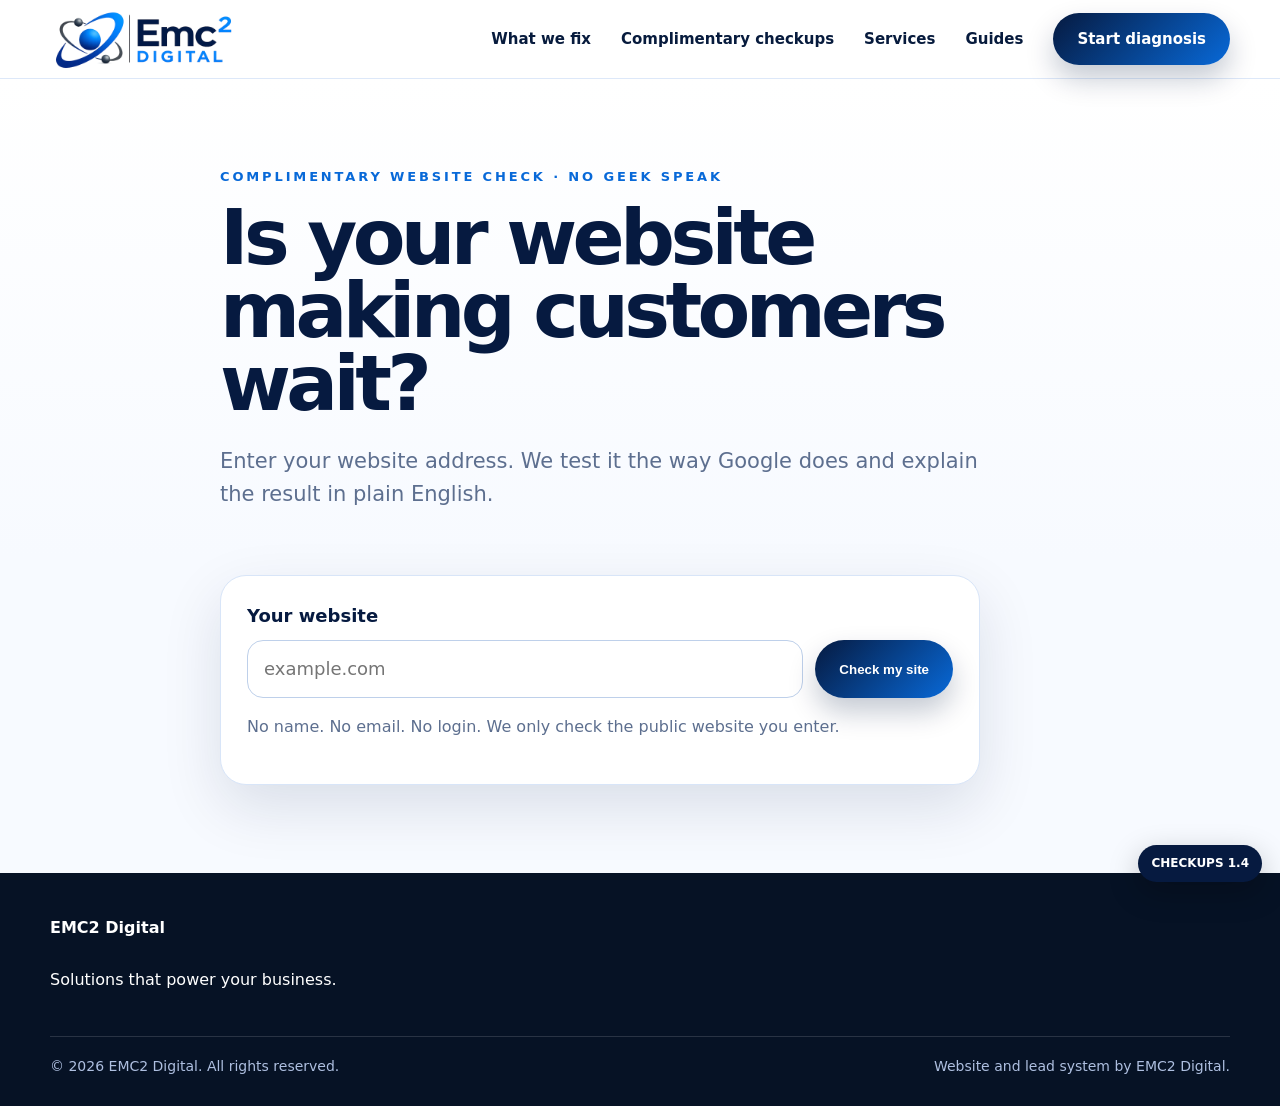
<file: checkups.html>
<!DOCTYPE html><html lang="en"><head><meta charset="UTF-8"/><meta name="viewport" content="width=device-width,initial-scale=1.0"/><title>Free Website Speed Check | EMC2 Digital</title><meta name="description" content="A free plain-English website speed check for small business owners."/><link rel="icon" href="/assets/images/favicon.svg" type="image/svg+xml"/><link rel="stylesheet" href="/assets/css/styles.css?v=1.9"/><style>.article-hero{padding-bottom:24px}.method{padding-top:18px}.quick-check{max-width:760px;margin-top:0;background:#fff;border:1px solid var(--line);border-radius:26px;padding:26px;box-shadow:var(--shadow)}.quick-check label{display:block;font-weight:900;color:var(--navy);font-size:18px;margin-bottom:9px}.check-row{display:grid;grid-template-columns:1fr auto;gap:12px}.check-row input{width:100%;min-height:56px;border:1px solid #bed0ea;border-radius:16px;padding:14px 16px;font:inherit;font-size:18px}.privacy-line,.finding-text,.browser-note,.explain-box p{color:var(--muted)}.check-status{margin-top:18px;font-weight:800;color:var(--muted)}.wait-box{display:none;margin-top:14px;padding:18px;border:1px solid #a8cff8;border-radius:18px;background:#f7fbff;align-items:center;gap:14px}.wait-box.show{display:flex}.wait-spinner{width:30px;height:30px;border:4px solid #d9e9fb;border-top-color:#0757ad;border-radius:50%;animation:spin .85s linear infinite;flex:0 0 auto}@keyframes spin{to{transform:rotate(360deg)}}.check-results{display:none;margin-top:24px;border-top:1px solid var(--line);padding-top:24px}.check-results.show{display:block}.browser-box{margin-top:18px;padding:20px;border:2px solid #a8cff8;border-radius:20px;background:#f7fbff}.score-grid{display:grid;grid-template-columns:1fr 1fr;gap:14px;margin:16px 0}.score-card{background:#fff;border:1px solid var(--line);border-radius:18px;padding:18px;text-align:center}.score-card strong{display:block;color:var(--navy);font-size:18px}.score-number{font-size:44px;line-height:1;font-weight:900;color:var(--navy);margin:10px 0 6px}.score-rating{font-weight:900}.score-detail{font-size:14px;color:var(--muted);margin-top:8px}.explain-box{margin-top:18px;padding:18px;border:1px solid var(--line);border-radius:18px;background:#fff}.next-choice{margin-top:24px;padding:20px;border-radius:20px;background:#eef5ff;border:1px solid var(--line)}@media(max-width:640px){.article-hero{padding-bottom:14px}.method{padding-top:10px}.check-row,.score-grid{grid-template-columns:1fr}.check-row .btn{width:100%}.quick-check{padding:20px}}</style></head><body><header class="site-header" data-header><div class="container nav-shell"><a class="brand" href="/index.html#top"><img src="/assets/images/emc2digital-logo-notagline.png" alt="EMC2 Digital logo"></a><button class="nav-toggle" type="button" data-nav-toggle><span></span><span></span><span></span></button><nav class="site-nav" data-nav><a href="/index.html#systems">What we fix</a><a href="/checkups.html">Complimentary checkups</a><a href="/index.html#services">Services</a><a href="/index.html#guides">Guides</a><a class="nav-cta" href="/index.html#contact">Start diagnosis</a></nav></div></header><main><section class="article-hero section"><div class="container narrow"><p class="eyebrow">Complimentary website check · No geek speak</p><h1>Is your website making customers wait?</h1><p class="hero-sub">Enter your website address. We test it the way Google does and explain the result in plain English.</p></div></section><section class="section method"><div class="container narrow"><form id="speed-check-form" class="quick-check"><label for="website-url">Your website</label><div class="check-row"><input id="website-url" type="text" placeholder="example.com" required/><button class="btn btn-primary" type="submit">Check my site</button></div><p class="privacy-line">No name. No email. No login. We only check the public website you enter.</p><div id="check-status" class="check-status"></div><div id="wait-box" class="wait-box"><span class="wait-spinner"></span><div><strong>Checking your website on phones and computers…</strong><p>Please give us about a minute. We repeat the phone test to make the result more reliable.</p></div></div><div id="check-results" class="check-results"><h2>Your website speed scores</h2><div class="browser-box"><div class="score-grid"><div class="score-card"><strong>Mobile</strong><div id="mobile-score" class="score-number">—</div><div id="mobile-rating" class="score-rating"></div><div id="mobile-detail" class="score-detail"></div></div><div class="score-card"><strong>Desktop</strong><div id="desktop-score" class="score-number">—</div><div id="desktop-rating" class="score-rating"></div><div id="desktop-detail" class="score-detail"></div></div></div><div class="explain-box"><strong>What does your customer see &amp; why is that valuable?</strong><p id="customer-context"></p></div><div class="explain-box"><strong>Does my site need a perfect score?</strong><p>No. A score of 100 is not necessary for a good customer experience. The practical goal is a site that feels fast and does not keep customers waiting. Speed can also affect how Google evaluates a page. Meaningful problems are worth fixing; spending heavily just to chase the last few points may not be.</p></div></div><div class="next-choice"><strong>Want help fixing a slow site?</strong><p>That part is optional. You can use the complimentary result and leave, or ask EMC2 to help.</p><a class="btn btn-secondary" href="/index.html#contact">Help me fix it</a></div></div></form></div></section></main><footer class="site-footer"><div class="container footer-grid"><div class="footer-brand"><strong>EMC2 Digital</strong><p>Solutions that power your business.</p></div></div><div class="footer-bottom container"><span>© 2026 EMC2 Digital. All rights reserved.</span><span>Website and lead system by EMC2 Digital.</span></div></footer><div class="version-badge">CHECKUPS 1.4</div><script src="/assets/js/main.js?v=1.9"></script><script>(function(){const $=id=>document.getElementById(id),form=$('speed-check-form'),input=$('website-url'),status=$('check-status'),wait=$('wait-box'),results=$('check-results');function show(prefix,d){$(prefix+'-score').textContent=d&&d.available?d.score+'/100':'—';$(prefix+'-rating').textContent=d&&d.available?d.rating:'Test unavailable';$(prefix+'-detail').textContent=d&&d.available?(d.text||''):(d&&d.diagnostic?d.diagnostic:'')}form.addEventListener('submit',async e=>{e.preventDefault();const v=input.value.trim();if(!v)return;results.classList.remove('show');wait.classList.add('show');status.textContent='Starting your speed check…';const b=form.querySelector('button');b.disabled=true;b.textContent='Checking…';try{const r=await fetch('/.netlify/functions/mobile-browser?url='+encodeURIComponent(v));const d=await r.json();if(!r.ok&&!d.mobile&&!d.desktop)throw new Error(d.error||d.diagnostic||'We could not check that website.');show('mobile',d.mobile);show('desktop',d.desktop);$('customer-context').textContent=d.objective||'';results.classList.add('show');status.textContent='Check complete.'}catch(err){status.textContent=err.message||'We could not run the check.'}finally{wait.classList.remove('show');b.disabled=false;b.textContent='Check my site'}})})();</script></body></html>
</file>
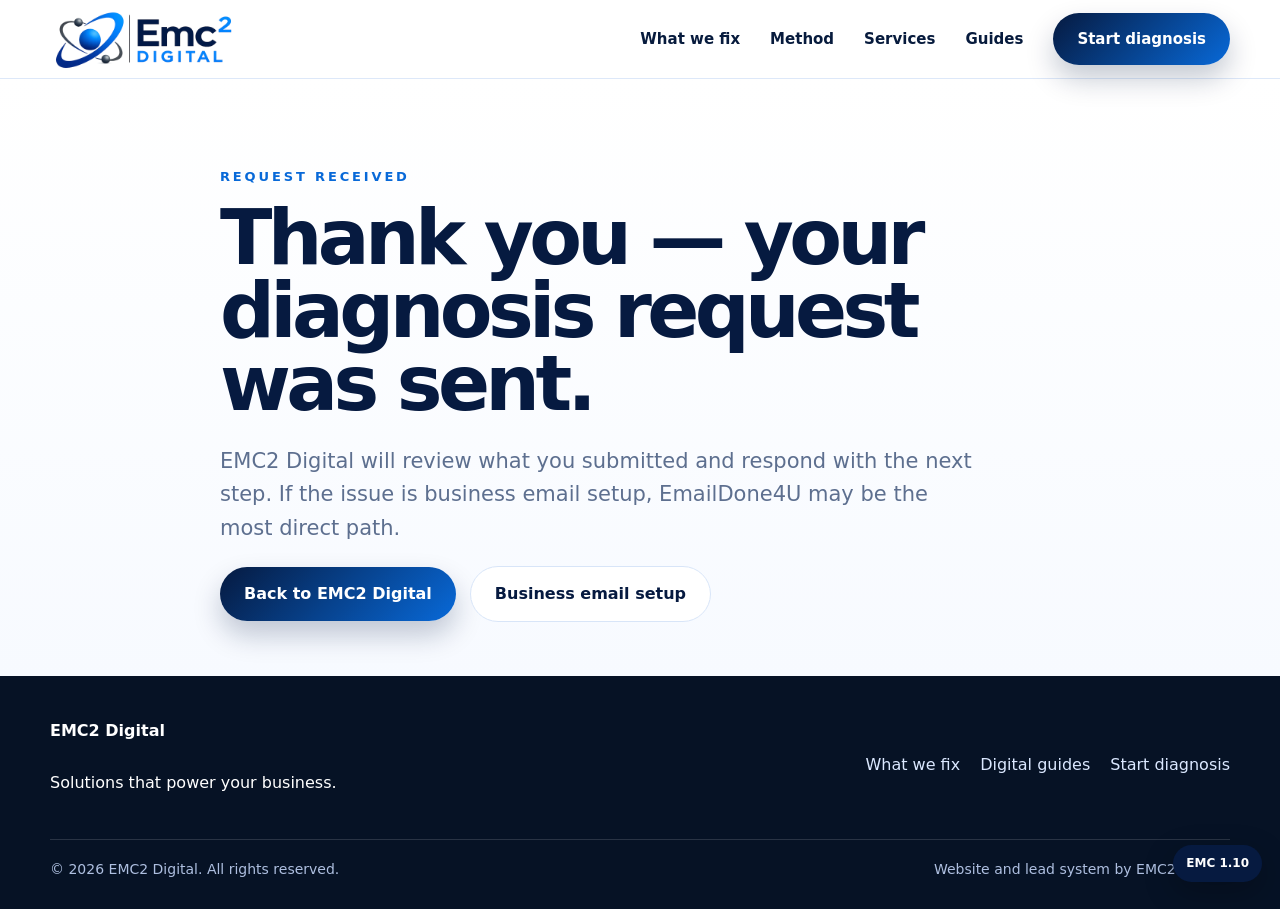
<file: thank-you.html>
<!DOCTYPE html>
<html lang="en">
<head>
  <meta charset="UTF-8" />
  <meta name="viewport" content="width=device-width, initial-scale=1.0" />
  <title>Thank You | EMC2 Digital</title>
  <meta name="description" content="Your EMC2 Digital diagnosis request was submitted." />
  <meta name="theme-color" content="#061a40" />
  <meta property="og:title" content="Thank You | EMC2 Digital" />
  <meta property="og:description" content="Your EMC2 Digital diagnosis request was submitted." />
  <meta property="og:type" content="website" />
  <meta property="og:image" content="/assets/images/emc2digital-logo-tagline.png" />
  <link rel="icon" href="/assets/images/favicon.svg" type="image/svg+xml" />
  <link rel="preload" as="image" href="/assets/images/emc2digital-logo-tagline.png" />
  <link rel="stylesheet" href="/assets/css/styles.css?v=1.10" />
  
</head>
<body>
  <a class="skip-link" href="#main">Skip to content</a>
  
<header class="site-header" data-header>
  <div class="container nav-shell">
    <a class="brand" href="/index.html#top" aria-label="EMC2 Digital home"><img src="/assets/images/emc2digital-logo-notagline.png" alt="EMC2 Digital logo"></a>
    <button class="nav-toggle" type="button" aria-label="Open navigation" aria-expanded="false" data-nav-toggle><span></span><span></span><span></span></button>
    <nav class="site-nav" data-nav>
      <a href="/index.html#systems">What we fix</a>
      <a href="/index.html#method">Method</a>
      <a href="/index.html#services">Services</a>
      <a href="/index.html#guides">Guides</a>
      <a class="nav-cta" href="/index.html#contact">Start diagnosis</a>
    </nav>
  </div>
</header>
  <main id="main"><section class="article-hero section"><div class="container narrow reveal"><p class="eyebrow">Request received</p><h1>Thank you — your diagnosis request was sent.</h1><p class="hero-sub">EMC2 Digital will review what you submitted and respond with the next step. If the issue is business email setup, EmailDone4U may be the most direct path.</p><div class="hero-actions"><a class="btn btn-primary" href="/index.html">Back to EMC2 Digital</a><a class="btn btn-secondary" href="https://emaildone4u.com" target="_blank" rel="noopener">Business email setup</a></div></div></section></main>
  
<footer class="site-footer">
  <div class="container footer-grid">
    <div class="footer-brand">
      <strong>EMC2 Digital</strong>
      <p>Solutions that power your business.</p>
    </div>
    <div class="footer-links">
      <a href="/index.html#systems">What we fix</a>
      <a href="/index.html#guides">Digital guides</a>
      <a href="/index.html#contact">Start diagnosis</a>
    </div>
  </div>
  <div class="footer-bottom container">
    <span>© 2026 EMC2 Digital. All rights reserved.</span>
    <span>Website and lead system by EMC2 Digital.</span>
  </div>
</footer>
<div class="version-badge" aria-label="Page version">EMC 1.10</div>
<script src="/assets/js/main.js?v=1.10"></script>
</body>
</html>
</file>
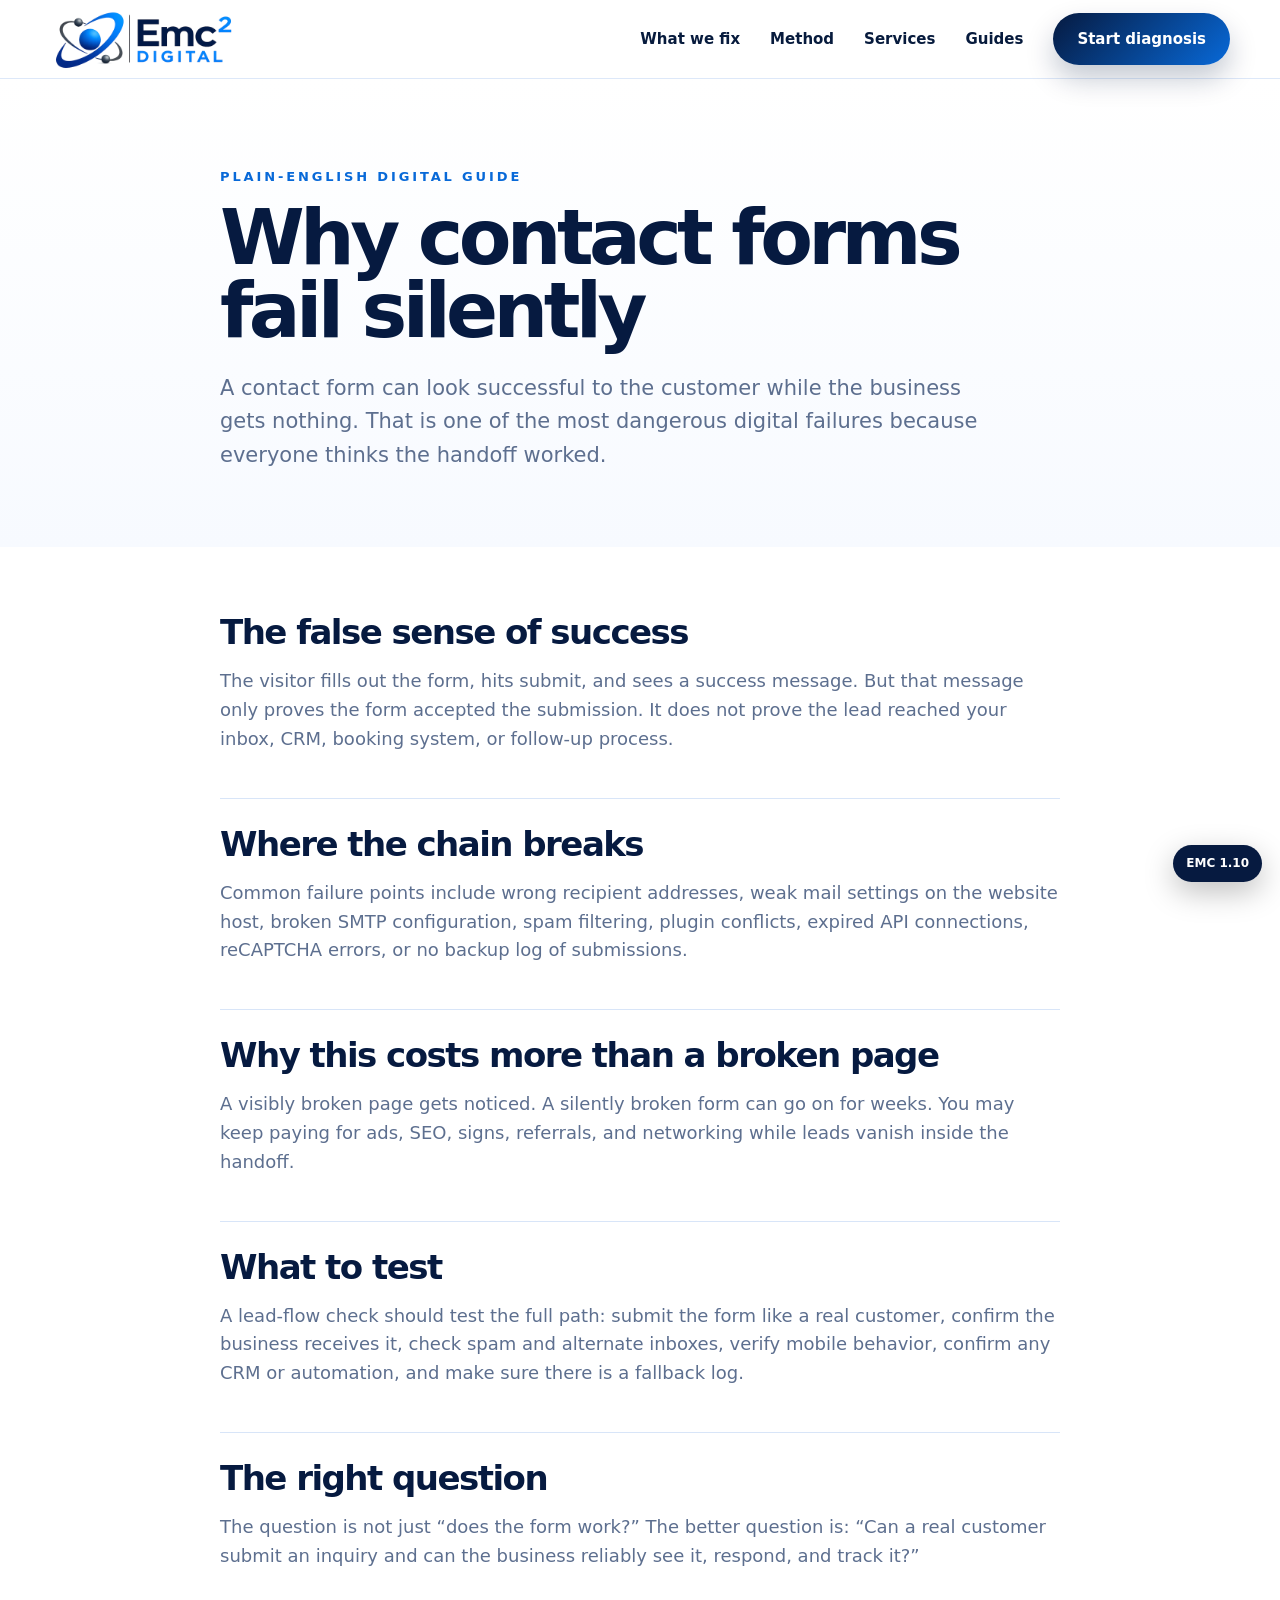
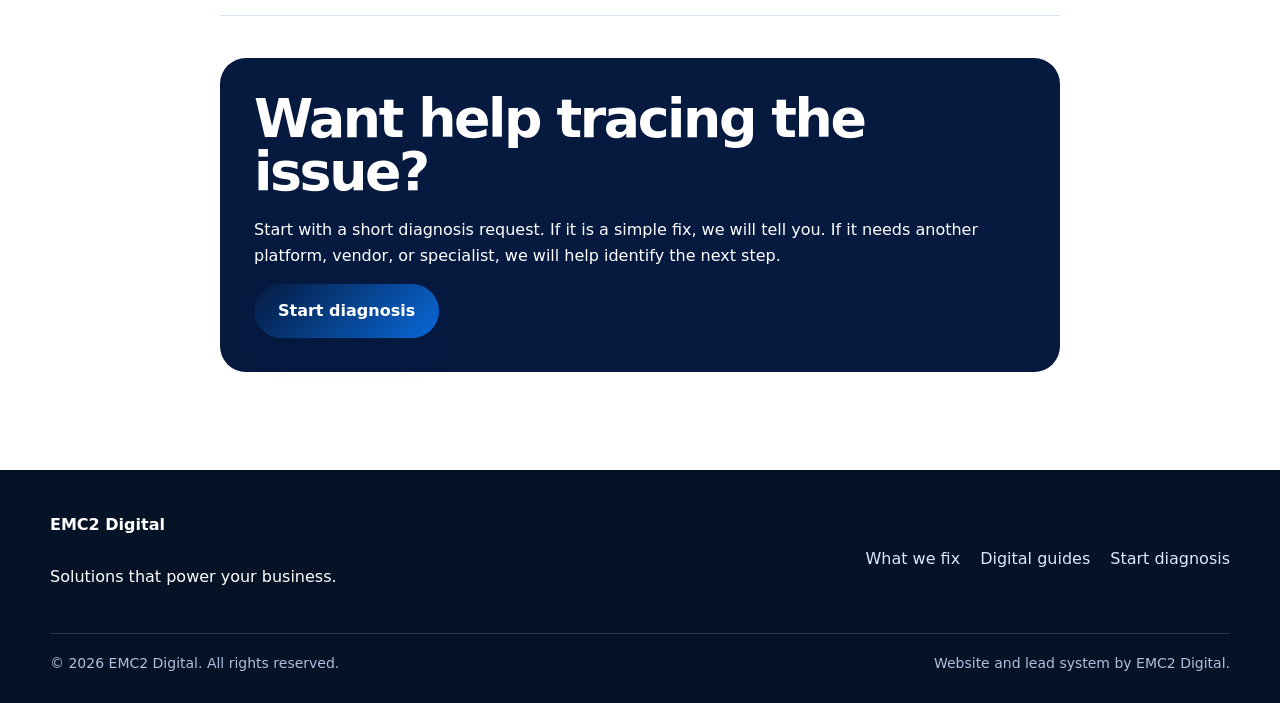
<file: guides/contact-forms-fail-silently.html>
<!DOCTYPE html>
<html lang="en">
<head>
  <meta charset="UTF-8" />
  <meta name="viewport" content="width=device-width, initial-scale=1.0" />
  <title>Why Contact Forms Fail Silently | EMC2 Digital</title>
  <meta name="description" content="Learn why website contact forms can show “sent” while the business never receives the lead." />
  <meta name="theme-color" content="#061a40" />
  <meta property="og:title" content="Why Contact Forms Fail Silently | EMC2 Digital" />
  <meta property="og:description" content="Learn why website contact forms can show “sent” while the business never receives the lead." />
  <meta property="og:type" content="website" />
  <meta property="og:image" content="/assets/images/emc2digital-logo-tagline.png" />
  <link rel="icon" href="/assets/images/favicon.svg" type="image/svg+xml" />
  <link rel="preload" as="image" href="/assets/images/emc2digital-logo-tagline.png" />
  <link rel="stylesheet" href="/assets/css/styles.css?v=1.10" />
  
</head>
<body>
  <a class="skip-link" href="#main">Skip to content</a>
  
<header class="site-header" data-header>
  <div class="container nav-shell">
    <a class="brand" href="/index.html#top" aria-label="EMC2 Digital home"><img src="/assets/images/emc2digital-logo-notagline.png" alt="EMC2 Digital logo"></a>
    <button class="nav-toggle" type="button" aria-label="Open navigation" aria-expanded="false" data-nav-toggle><span></span><span></span><span></span></button>
    <nav class="site-nav" data-nav>
      <a href="/index.html#systems">What we fix</a>
      <a href="/index.html#method">Method</a>
      <a href="/index.html#services">Services</a>
      <a href="/index.html#guides">Guides</a>
      <a class="nav-cta" href="/index.html#contact">Start diagnosis</a>
    </nav>
  </div>
</header>
  <main id="main"><section class="article-hero section"><div class="container narrow reveal"><p class="eyebrow">Plain-English digital guide</p><h1>Why contact forms fail silently</h1><p class="hero-sub">A contact form can look successful to the customer while the business gets nothing. That is one of the most dangerous digital failures because everyone thinks the handoff worked.</p></div></section><article class="section article"><div class="container narrow"><section class="article-section reveal"><h2>The false sense of success</h2><p>The visitor fills out the form, hits submit, and sees a success message. But that message only proves the form accepted the submission. It does not prove the lead reached your inbox, CRM, booking system, or follow-up process.</p></section><section class="article-section reveal"><h2>Where the chain breaks</h2><p>Common failure points include wrong recipient addresses, weak mail settings on the website host, broken SMTP configuration, spam filtering, plugin conflicts, expired API connections, reCAPTCHA errors, or no backup log of submissions.</p></section><section class="article-section reveal"><h2>Why this costs more than a broken page</h2><p>A visibly broken page gets noticed. A silently broken form can go on for weeks. You may keep paying for ads, SEO, signs, referrals, and networking while leads vanish inside the handoff.</p></section><section class="article-section reveal"><h2>What to test</h2><p>A lead-flow check should test the full path: submit the form like a real customer, confirm the business receives it, check spam and alternate inboxes, verify mobile behavior, confirm any CRM or automation, and make sure there is a fallback log.</p></section><section class="article-section reveal"><h2>The right question</h2><p>The question is not just “does the form work?” The better question is: “Can a real customer submit an inquiry and can the business reliably see it, respond, and track it?”</p></section><div class="article-cta"><h2>Want help tracing the issue?</h2><p>Start with a short diagnosis request. If it is a simple fix, we will tell you. If it needs another platform, vendor, or specialist, we will help identify the next step.</p><a class="btn btn-primary" href="/index.html#contact">Start diagnosis</a></div></div></article></main>
  
<footer class="site-footer">
  <div class="container footer-grid">
    <div class="footer-brand">
      <strong>EMC2 Digital</strong>
      <p>Solutions that power your business.</p>
    </div>
    <div class="footer-links">
      <a href="/index.html#systems">What we fix</a>
      <a href="/index.html#guides">Digital guides</a>
      <a href="/index.html#contact">Start diagnosis</a>
    </div>
  </div>
  <div class="footer-bottom container">
    <span>© 2026 EMC2 Digital. All rights reserved.</span>
    <span>Website and lead system by EMC2 Digital.</span>
  </div>
</footer>
<div class="version-badge" aria-label="Page version">EMC 1.10</div>
<script src="/assets/js/main.js?v=1.10"></script>
</body>
</html>
</file>
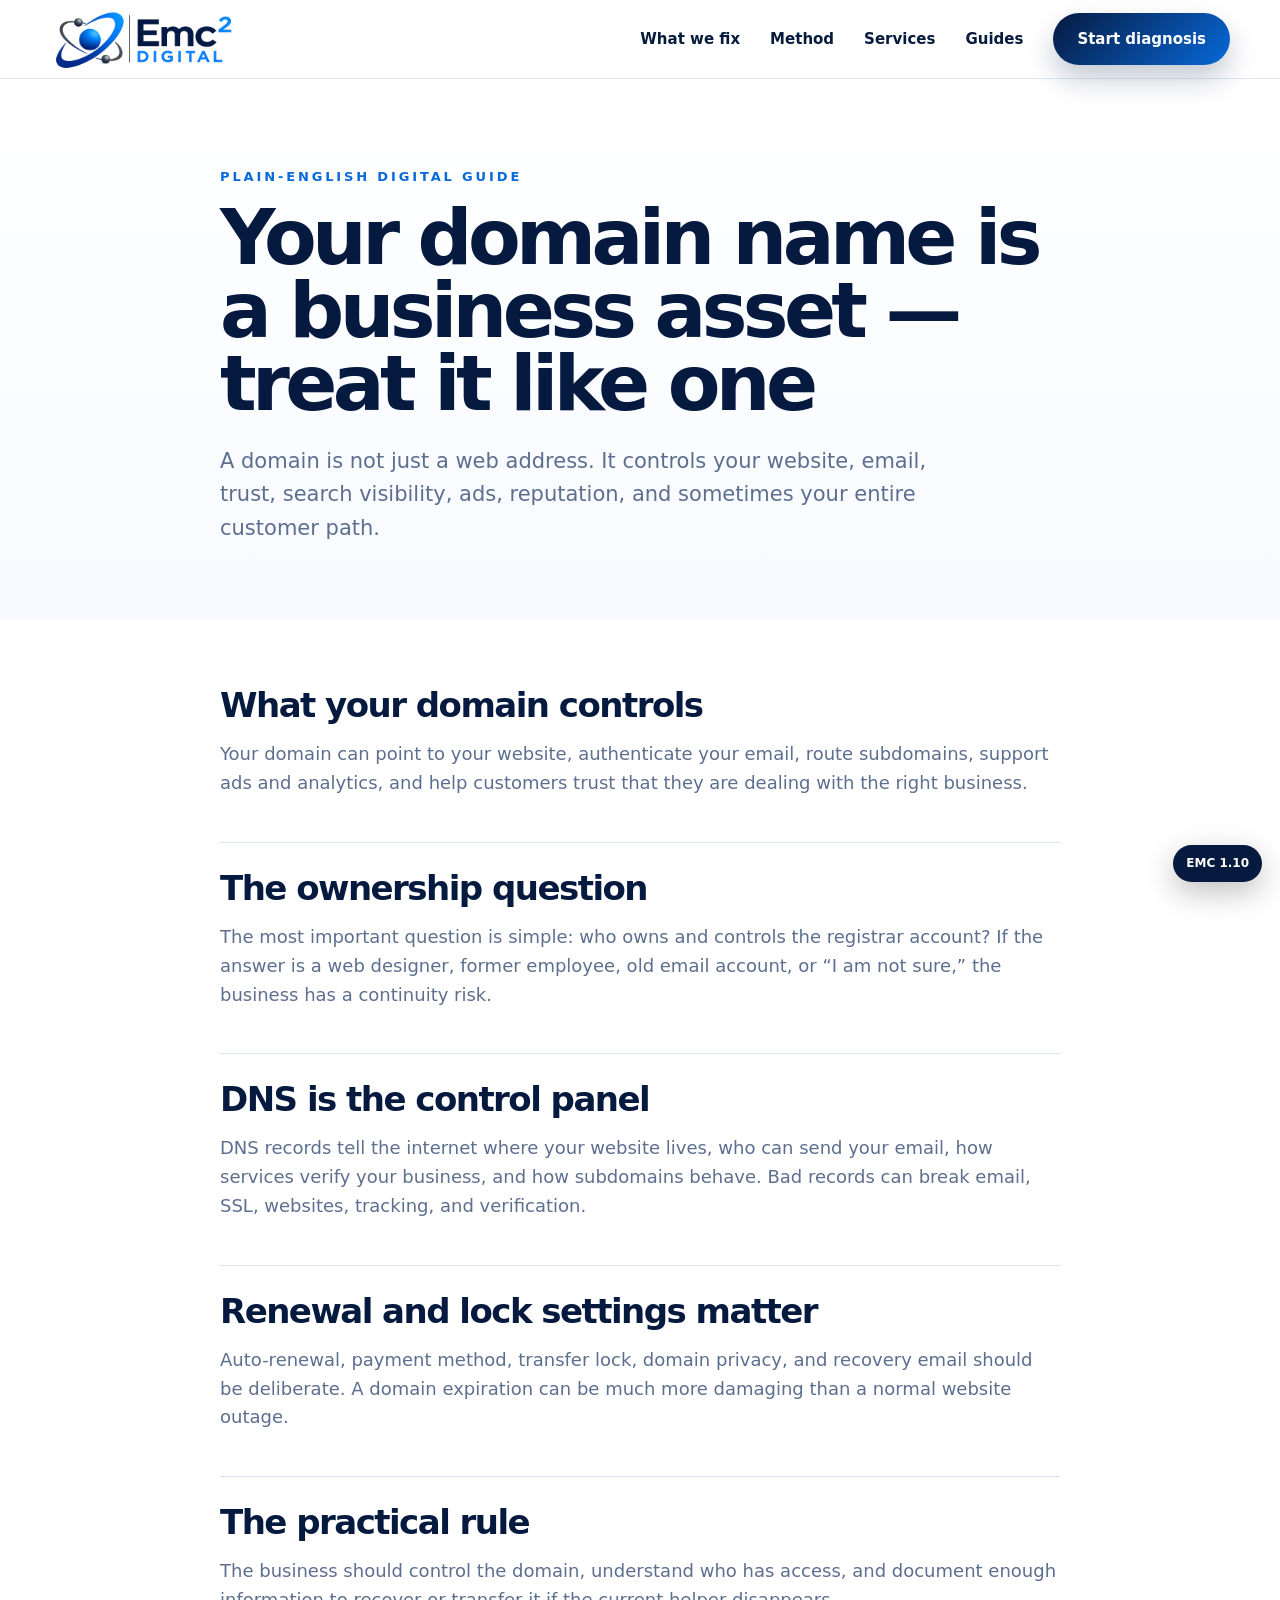
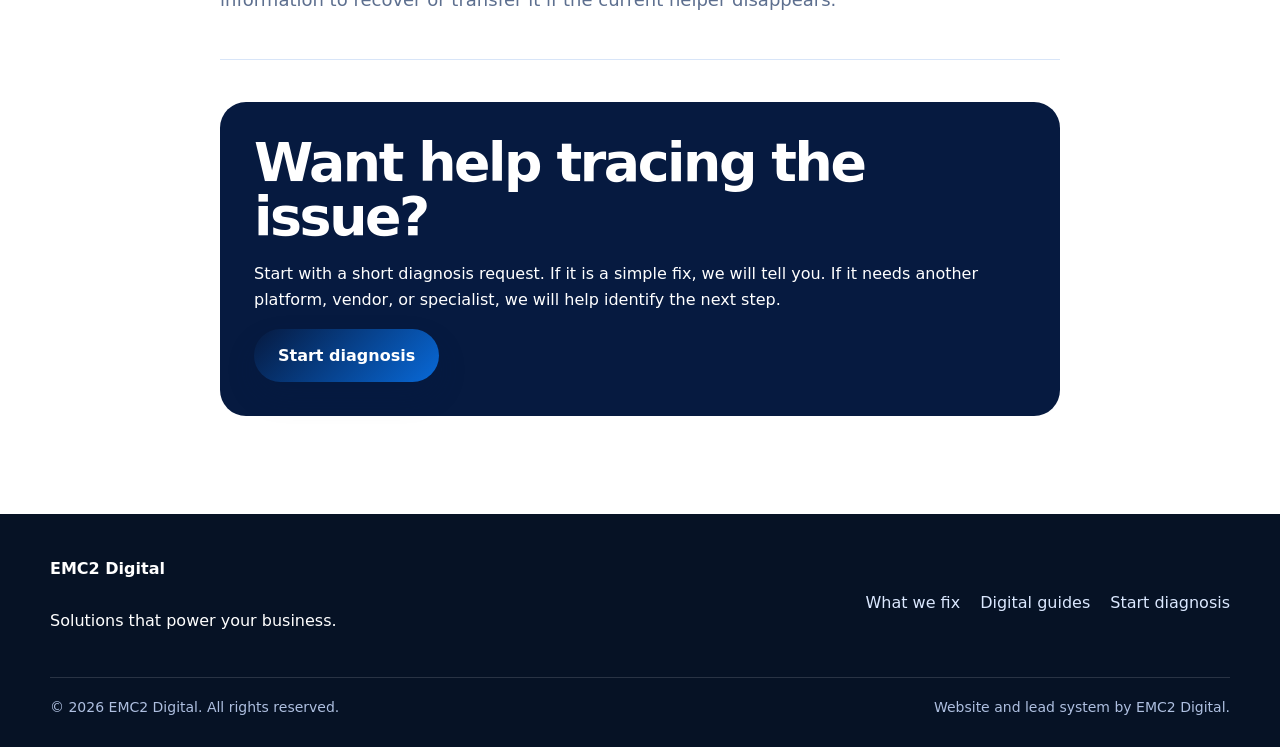
<file: guides/domain-business-asset.html>
<!DOCTYPE html>
<html lang="en">
<head>
  <meta charset="UTF-8" />
  <meta name="viewport" content="width=device-width, initial-scale=1.0" />
  <title>Your Domain Is a Business Asset | EMC2 Digital</title>
  <meta name="description" content="Why small businesses should treat domain ownership, DNS, renewal, transfer locks, privacy, and email dependence as business-critical." />
  <meta name="theme-color" content="#061a40" />
  <meta property="og:title" content="Your Domain Is a Business Asset | EMC2 Digital" />
  <meta property="og:description" content="Why small businesses should treat domain ownership, DNS, renewal, transfer locks, privacy, and email dependence as business-critical." />
  <meta property="og:type" content="website" />
  <meta property="og:image" content="/assets/images/emc2digital-logo-tagline.png" />
  <link rel="icon" href="/assets/images/favicon.svg" type="image/svg+xml" />
  <link rel="preload" as="image" href="/assets/images/emc2digital-logo-tagline.png" />
  <link rel="stylesheet" href="/assets/css/styles.css?v=1.10" />
  
</head>
<body>
  <a class="skip-link" href="#main">Skip to content</a>
  
<header class="site-header" data-header>
  <div class="container nav-shell">
    <a class="brand" href="/index.html#top" aria-label="EMC2 Digital home"><img src="/assets/images/emc2digital-logo-notagline.png" alt="EMC2 Digital logo"></a>
    <button class="nav-toggle" type="button" aria-label="Open navigation" aria-expanded="false" data-nav-toggle><span></span><span></span><span></span></button>
    <nav class="site-nav" data-nav>
      <a href="/index.html#systems">What we fix</a>
      <a href="/index.html#method">Method</a>
      <a href="/index.html#services">Services</a>
      <a href="/index.html#guides">Guides</a>
      <a class="nav-cta" href="/index.html#contact">Start diagnosis</a>
    </nav>
  </div>
</header>
  <main id="main"><section class="article-hero section"><div class="container narrow reveal"><p class="eyebrow">Plain-English digital guide</p><h1>Your domain name is a business asset — treat it like one</h1><p class="hero-sub">A domain is not just a web address. It controls your website, email, trust, search visibility, ads, reputation, and sometimes your entire customer path.</p></div></section><article class="section article"><div class="container narrow"><section class="article-section reveal"><h2>What your domain controls</h2><p>Your domain can point to your website, authenticate your email, route subdomains, support ads and analytics, and help customers trust that they are dealing with the right business.</p></section><section class="article-section reveal"><h2>The ownership question</h2><p>The most important question is simple: who owns and controls the registrar account? If the answer is a web designer, former employee, old email account, or “I am not sure,” the business has a continuity risk.</p></section><section class="article-section reveal"><h2>DNS is the control panel</h2><p>DNS records tell the internet where your website lives, who can send your email, how services verify your business, and how subdomains behave. Bad records can break email, SSL, websites, tracking, and verification.</p></section><section class="article-section reveal"><h2>Renewal and lock settings matter</h2><p>Auto-renewal, payment method, transfer lock, domain privacy, and recovery email should be deliberate. A domain expiration can be much more damaging than a normal website outage.</p></section><section class="article-section reveal"><h2>The practical rule</h2><p>The business should control the domain, understand who has access, and document enough information to recover or transfer it if the current helper disappears.</p></section><div class="article-cta"><h2>Want help tracing the issue?</h2><p>Start with a short diagnosis request. If it is a simple fix, we will tell you. If it needs another platform, vendor, or specialist, we will help identify the next step.</p><a class="btn btn-primary" href="/index.html#contact">Start diagnosis</a></div></div></article></main>
  
<footer class="site-footer">
  <div class="container footer-grid">
    <div class="footer-brand">
      <strong>EMC2 Digital</strong>
      <p>Solutions that power your business.</p>
    </div>
    <div class="footer-links">
      <a href="/index.html#systems">What we fix</a>
      <a href="/index.html#guides">Digital guides</a>
      <a href="/index.html#contact">Start diagnosis</a>
    </div>
  </div>
  <div class="footer-bottom container">
    <span>© 2026 EMC2 Digital. All rights reserved.</span>
    <span>Website and lead system by EMC2 Digital.</span>
  </div>
</footer>
<div class="version-badge" aria-label="Page version">EMC 1.10</div>
<script src="/assets/js/main.js?v=1.10"></script>
</body>
</html>
</file>
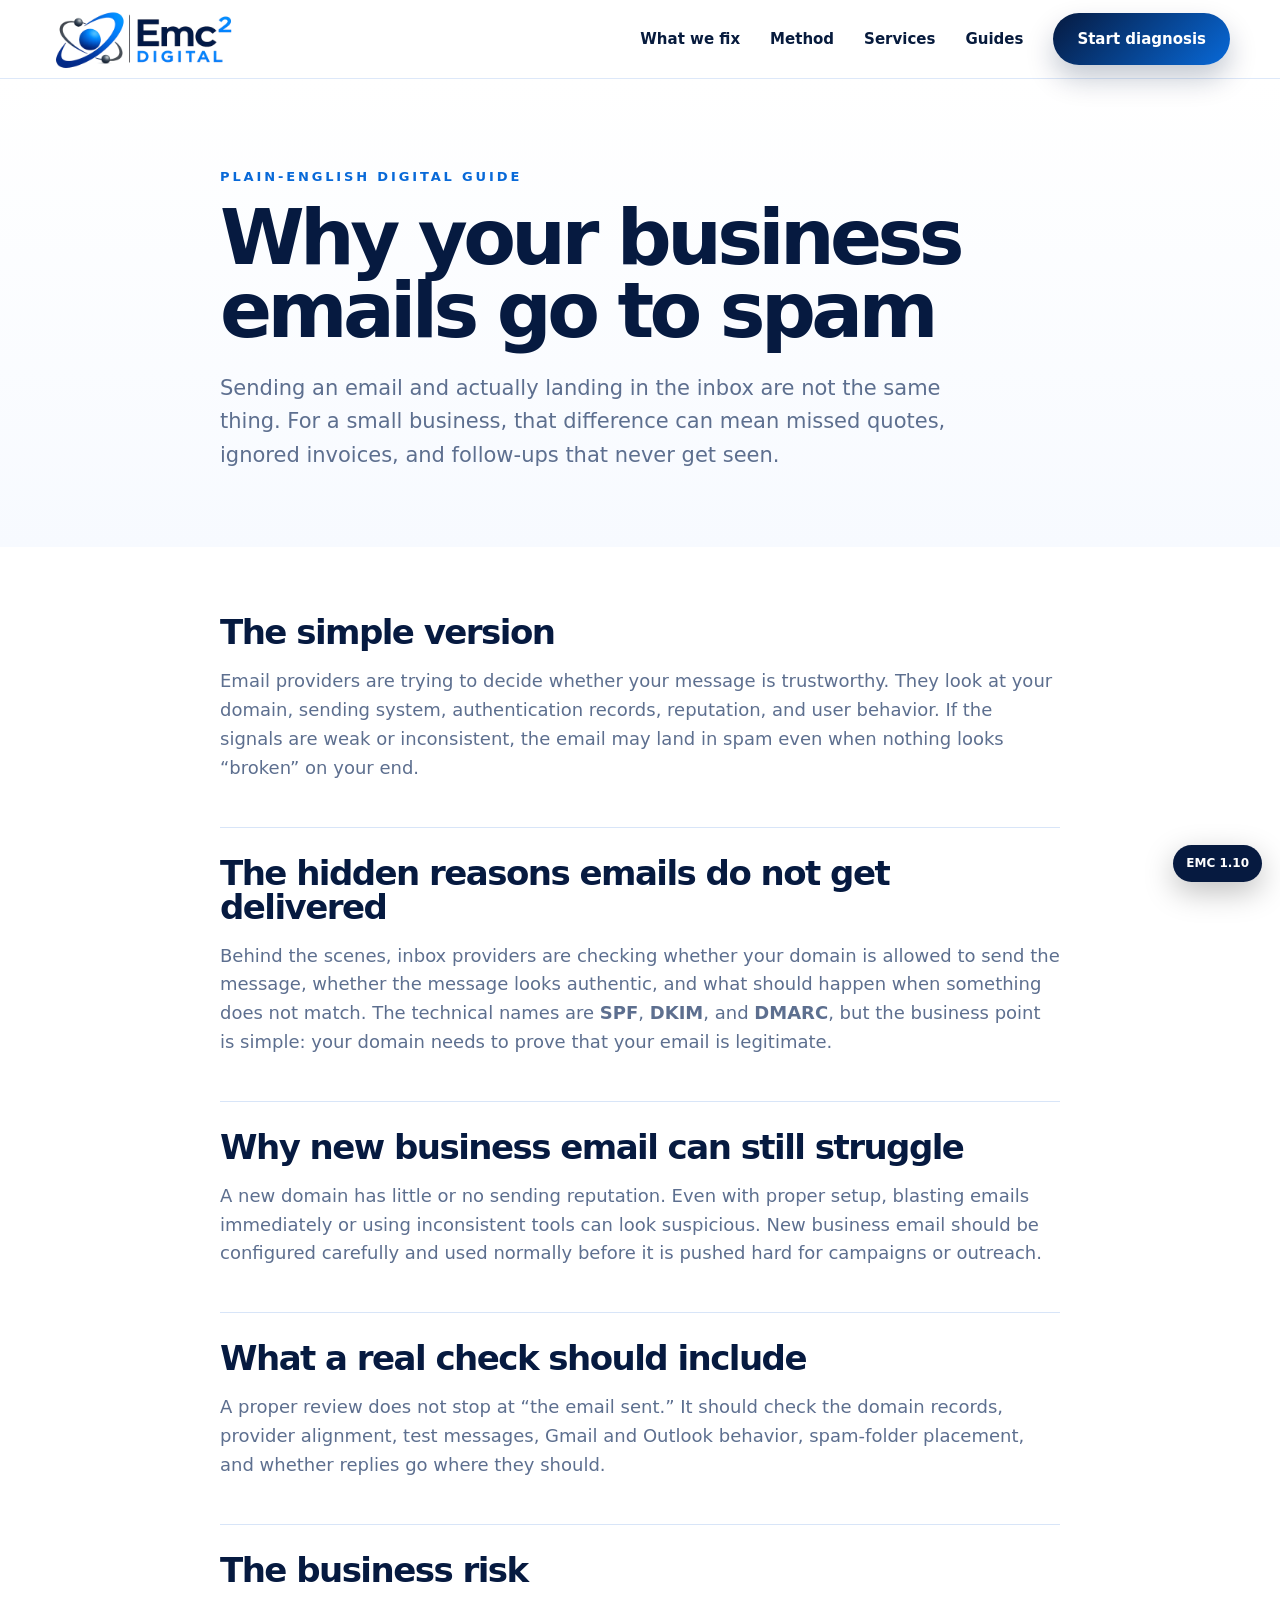
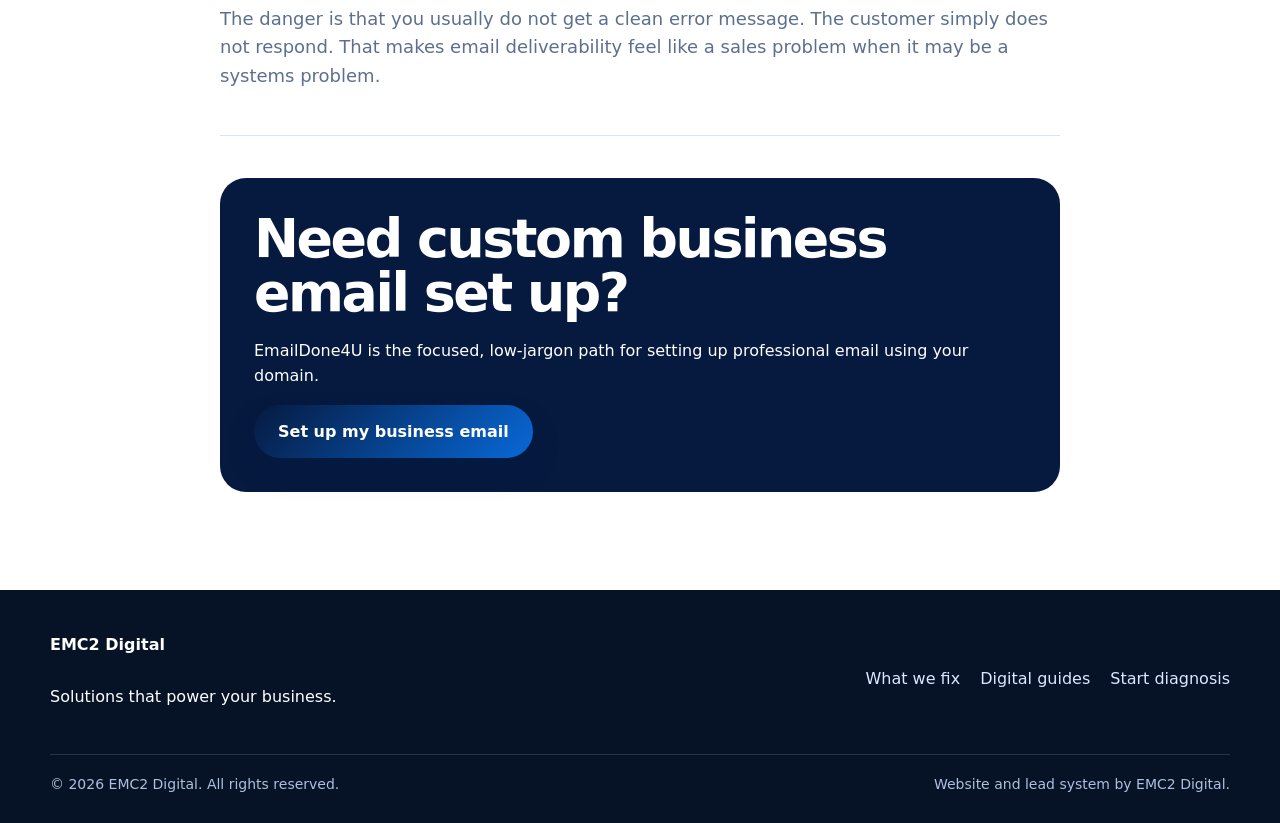
<file: guides/email-going-to-spam.html>
<!DOCTYPE html>
<html lang="en">
<head>
  <meta charset="UTF-8" />
  <meta name="viewport" content="width=device-width, initial-scale=1.0" />
  <title>Why Business Emails Go to Spam | EMC2 Digital</title>
  <meta name="description" content="Understand why business emails go to spam and how SPF, DKIM, DMARC, reputation, and testing affect small-business email delivery." />
  <meta name="theme-color" content="#061a40" />
  <meta property="og:title" content="Why Business Emails Go to Spam | EMC2 Digital" />
  <meta property="og:description" content="Understand why business emails go to spam and how SPF, DKIM, DMARC, reputation, and testing affect small-business email delivery." />
  <meta property="og:type" content="website" />
  <meta property="og:image" content="/assets/images/emc2digital-logo-tagline.png" />
  <link rel="icon" href="/assets/images/favicon.svg" type="image/svg+xml" />
  <link rel="preload" as="image" href="/assets/images/emc2digital-logo-tagline.png" />
  <link rel="stylesheet" href="/assets/css/styles.css?v=1.10" />
  
</head>
<body>
  <a class="skip-link" href="#main">Skip to content</a>
  
<header class="site-header" data-header>
  <div class="container nav-shell">
    <a class="brand" href="/index.html#top" aria-label="EMC2 Digital home"><img src="/assets/images/emc2digital-logo-notagline.png" alt="EMC2 Digital logo"></a>
    <button class="nav-toggle" type="button" aria-label="Open navigation" aria-expanded="false" data-nav-toggle><span></span><span></span><span></span></button>
    <nav class="site-nav" data-nav>
      <a href="/index.html#systems">What we fix</a>
      <a href="/index.html#method">Method</a>
      <a href="/index.html#services">Services</a>
      <a href="/index.html#guides">Guides</a>
      <a class="nav-cta" href="/index.html#contact">Start diagnosis</a>
    </nav>
  </div>
</header>
  <main id="main"><section class="article-hero section"><div class="container narrow reveal"><p class="eyebrow">Plain-English digital guide</p><h1>Why your business emails go to spam</h1><p class="hero-sub">Sending an email and actually landing in the inbox are not the same thing. For a small business, that difference can mean missed quotes, ignored invoices, and follow-ups that never get seen.</p></div></section><article class="section article"><div class="container narrow"><section class="article-section reveal"><h2>The simple version</h2><p>Email providers are trying to decide whether your message is trustworthy. They look at your domain, sending system, authentication records, reputation, and user behavior. If the signals are weak or inconsistent, the email may land in spam even when nothing looks “broken” on your end.</p></section><section class="article-section reveal"><h2>The hidden reasons emails do not get delivered</h2><p>Behind the scenes, inbox providers are checking whether your domain is allowed to send the message, whether the message looks authentic, and what should happen when something does not match. The technical names are <strong>SPF</strong>, <strong>DKIM</strong>, and <strong>DMARC</strong>, but the business point is simple: your domain needs to prove that your email is legitimate.</p></section><section class="article-section reveal"><h2>Why new business email can still struggle</h2><p>A new domain has little or no sending reputation. Even with proper setup, blasting emails immediately or using inconsistent tools can look suspicious. New business email should be configured carefully and used normally before it is pushed hard for campaigns or outreach.</p></section><section class="article-section reveal"><h2>What a real check should include</h2><p>A proper review does not stop at “the email sent.” It should check the domain records, provider alignment, test messages, Gmail and Outlook behavior, spam-folder placement, and whether replies go where they should.</p></section><section class="article-section reveal"><h2>The business risk</h2><p>The danger is that you usually do not get a clean error message. The customer simply does not respond. That makes email deliverability feel like a sales problem when it may be a systems problem.</p></section><div class="article-cta"><h2>Need custom business email set up?</h2><p>EmailDone4U is the focused, low-jargon path for setting up professional email using your domain.</p><a class="btn btn-primary" href="https://emaildone4u.com" target="_blank" rel="noopener">Set up my business email</a></div></div></article></main>
  
<footer class="site-footer">
  <div class="container footer-grid">
    <div class="footer-brand">
      <strong>EMC2 Digital</strong>
      <p>Solutions that power your business.</p>
    </div>
    <div class="footer-links">
      <a href="/index.html#systems">What we fix</a>
      <a href="/index.html#guides">Digital guides</a>
      <a href="/index.html#contact">Start diagnosis</a>
    </div>
  </div>
  <div class="footer-bottom container">
    <span>© 2026 EMC2 Digital. All rights reserved.</span>
    <span>Website and lead system by EMC2 Digital.</span>
  </div>
</footer>
<div class="version-badge" aria-label="Page version">EMC 1.10</div>
<script src="/assets/js/main.js?v=1.10"></script>
</body>
</html>
</file>
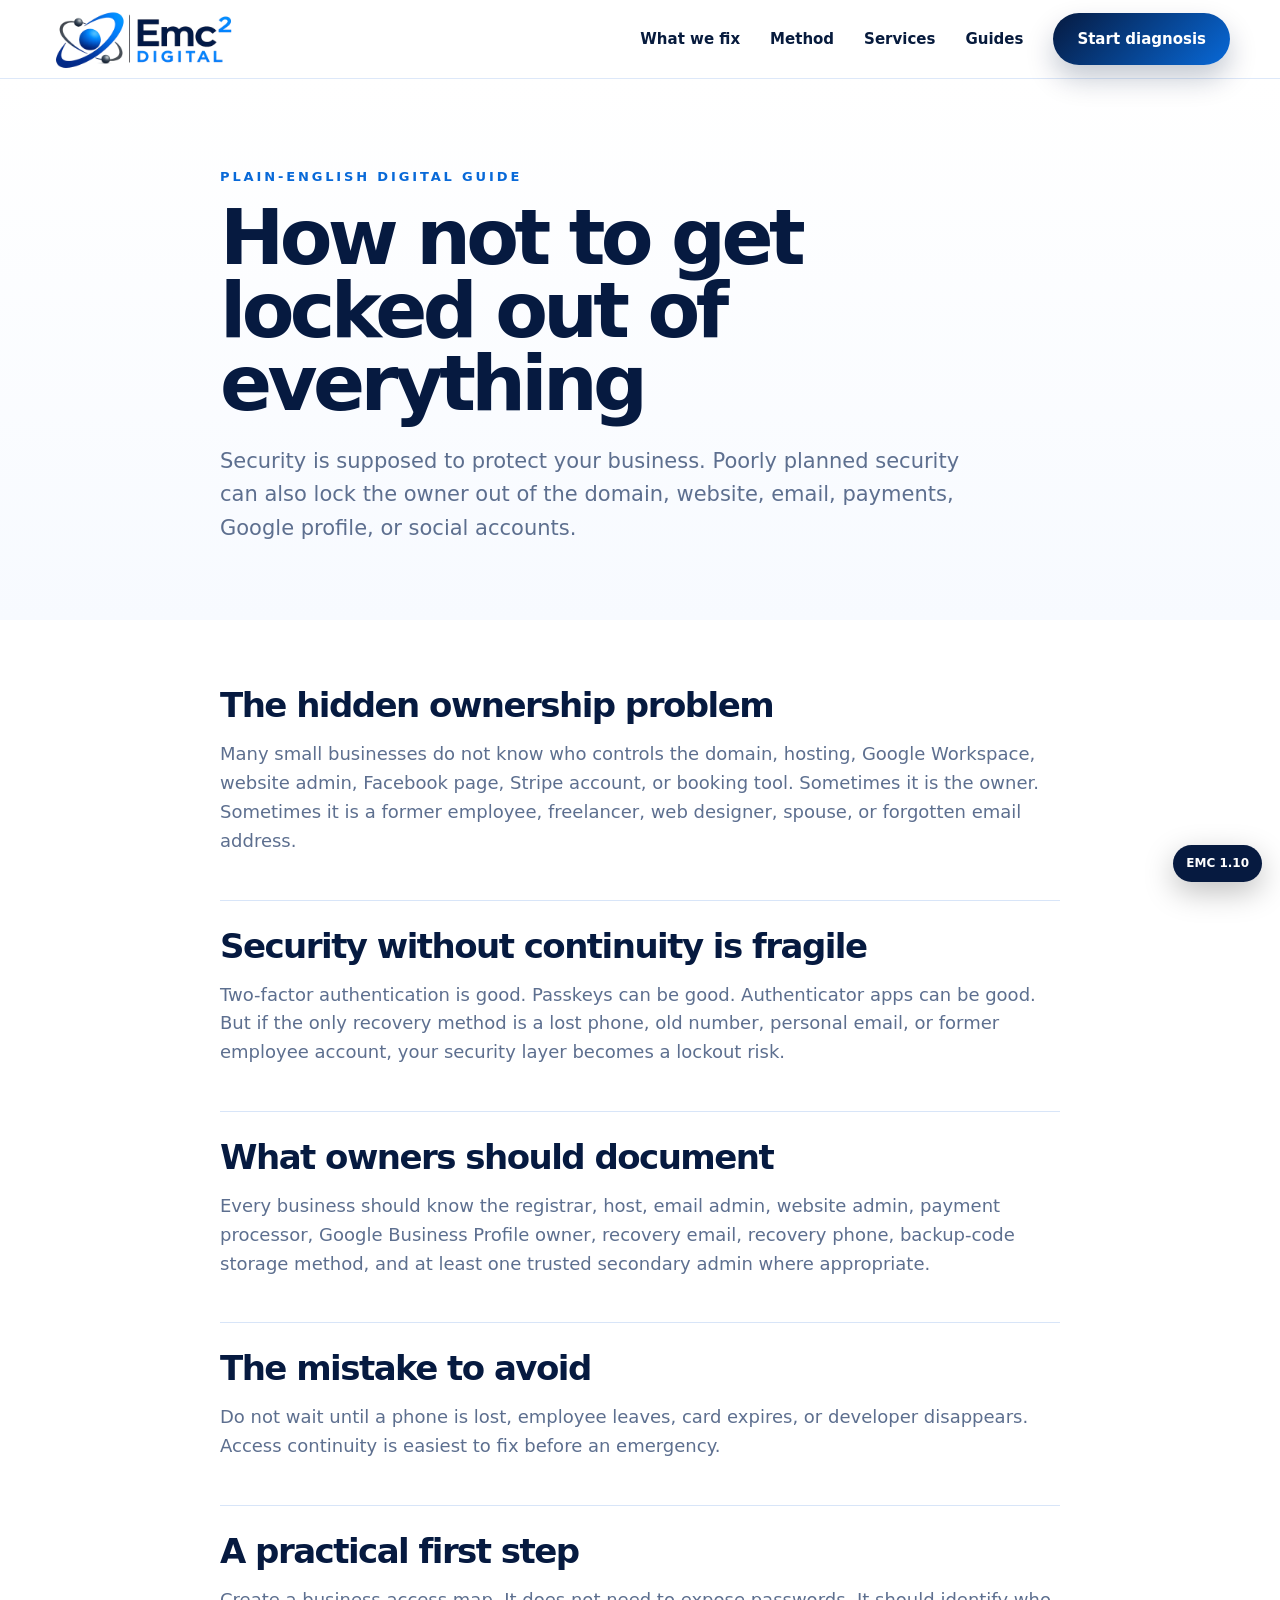
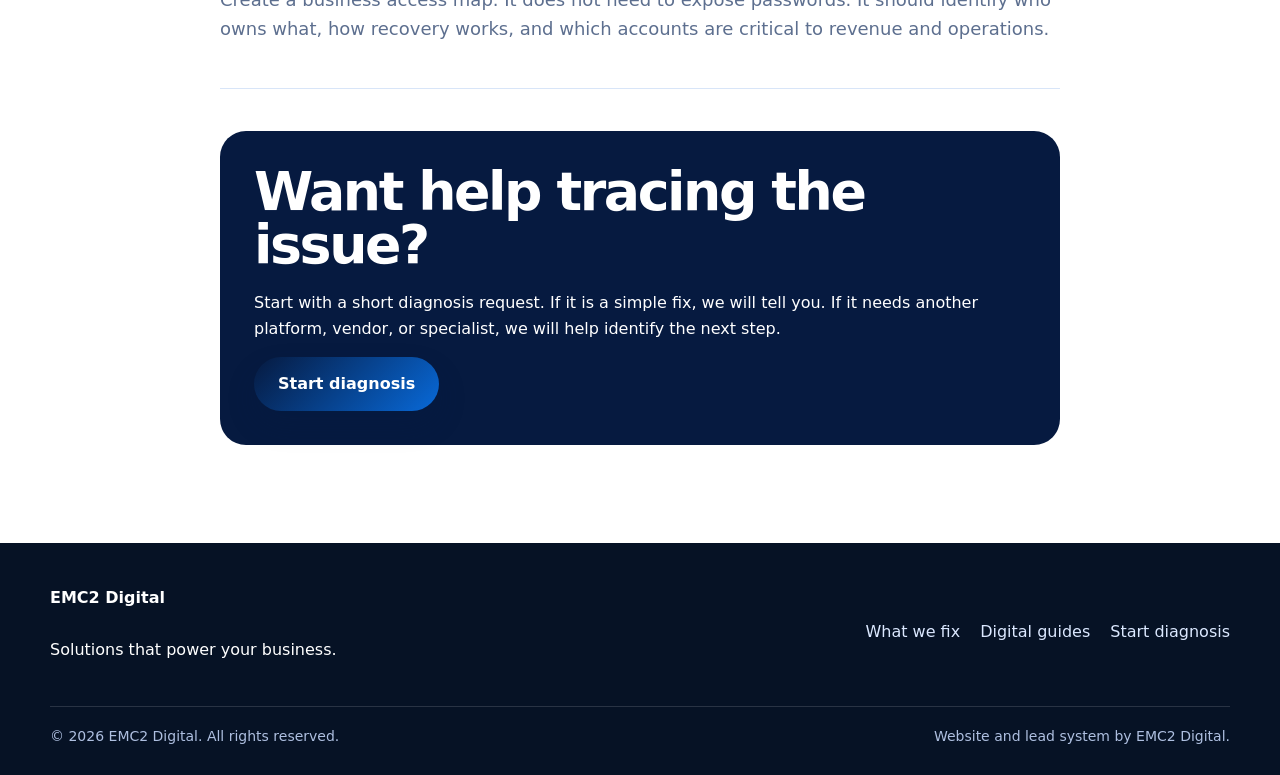
<file: guides/not-get-locked-out.html>
<!DOCTYPE html>
<html lang="en">
<head>
  <meta charset="UTF-8" />
  <meta name="viewport" content="width=device-width, initial-scale=1.0" />
  <title>How Not to Get Locked Out of Your Business Accounts | EMC2 Digital</title>
  <meta name="description" content="A small-business guide to access continuity, admin accounts, recovery methods, two-factor authentication, and backup codes." />
  <meta name="theme-color" content="#061a40" />
  <meta property="og:title" content="How Not to Get Locked Out of Your Business Accounts | EMC2 Digital" />
  <meta property="og:description" content="A small-business guide to access continuity, admin accounts, recovery methods, two-factor authentication, and backup codes." />
  <meta property="og:type" content="website" />
  <meta property="og:image" content="/assets/images/emc2digital-logo-tagline.png" />
  <link rel="icon" href="/assets/images/favicon.svg" type="image/svg+xml" />
  <link rel="preload" as="image" href="/assets/images/emc2digital-logo-tagline.png" />
  <link rel="stylesheet" href="/assets/css/styles.css?v=1.10" />
  
</head>
<body>
  <a class="skip-link" href="#main">Skip to content</a>
  
<header class="site-header" data-header>
  <div class="container nav-shell">
    <a class="brand" href="/index.html#top" aria-label="EMC2 Digital home"><img src="/assets/images/emc2digital-logo-notagline.png" alt="EMC2 Digital logo"></a>
    <button class="nav-toggle" type="button" aria-label="Open navigation" aria-expanded="false" data-nav-toggle><span></span><span></span><span></span></button>
    <nav class="site-nav" data-nav>
      <a href="/index.html#systems">What we fix</a>
      <a href="/index.html#method">Method</a>
      <a href="/index.html#services">Services</a>
      <a href="/index.html#guides">Guides</a>
      <a class="nav-cta" href="/index.html#contact">Start diagnosis</a>
    </nav>
  </div>
</header>
  <main id="main"><section class="article-hero section"><div class="container narrow reveal"><p class="eyebrow">Plain-English digital guide</p><h1>How not to get locked out of everything</h1><p class="hero-sub">Security is supposed to protect your business. Poorly planned security can also lock the owner out of the domain, website, email, payments, Google profile, or social accounts.</p></div></section><article class="section article"><div class="container narrow"><section class="article-section reveal"><h2>The hidden ownership problem</h2><p>Many small businesses do not know who controls the domain, hosting, Google Workspace, website admin, Facebook page, Stripe account, or booking tool. Sometimes it is the owner. Sometimes it is a former employee, freelancer, web designer, spouse, or forgotten email address.</p></section><section class="article-section reveal"><h2>Security without continuity is fragile</h2><p>Two-factor authentication is good. Passkeys can be good. Authenticator apps can be good. But if the only recovery method is a lost phone, old number, personal email, or former employee account, your security layer becomes a lockout risk.</p></section><section class="article-section reveal"><h2>What owners should document</h2><p>Every business should know the registrar, host, email admin, website admin, payment processor, Google Business Profile owner, recovery email, recovery phone, backup-code storage method, and at least one trusted secondary admin where appropriate.</p></section><section class="article-section reveal"><h2>The mistake to avoid</h2><p>Do not wait until a phone is lost, employee leaves, card expires, or developer disappears. Access continuity is easiest to fix before an emergency.</p></section><section class="article-section reveal"><h2>A practical first step</h2><p>Create a business access map. It does not need to expose passwords. It should identify who owns what, how recovery works, and which accounts are critical to revenue and operations.</p></section><div class="article-cta"><h2>Want help tracing the issue?</h2><p>Start with a short diagnosis request. If it is a simple fix, we will tell you. If it needs another platform, vendor, or specialist, we will help identify the next step.</p><a class="btn btn-primary" href="/index.html#contact">Start diagnosis</a></div></div></article></main>
  
<footer class="site-footer">
  <div class="container footer-grid">
    <div class="footer-brand">
      <strong>EMC2 Digital</strong>
      <p>Solutions that power your business.</p>
    </div>
    <div class="footer-links">
      <a href="/index.html#systems">What we fix</a>
      <a href="/index.html#guides">Digital guides</a>
      <a href="/index.html#contact">Start diagnosis</a>
    </div>
  </div>
  <div class="footer-bottom container">
    <span>© 2026 EMC2 Digital. All rights reserved.</span>
    <span>Website and lead system by EMC2 Digital.</span>
  </div>
</footer>
<div class="version-badge" aria-label="Page version">EMC 1.10</div>
<script src="/assets/js/main.js?v=1.10"></script>
</body>
</html>
</file>
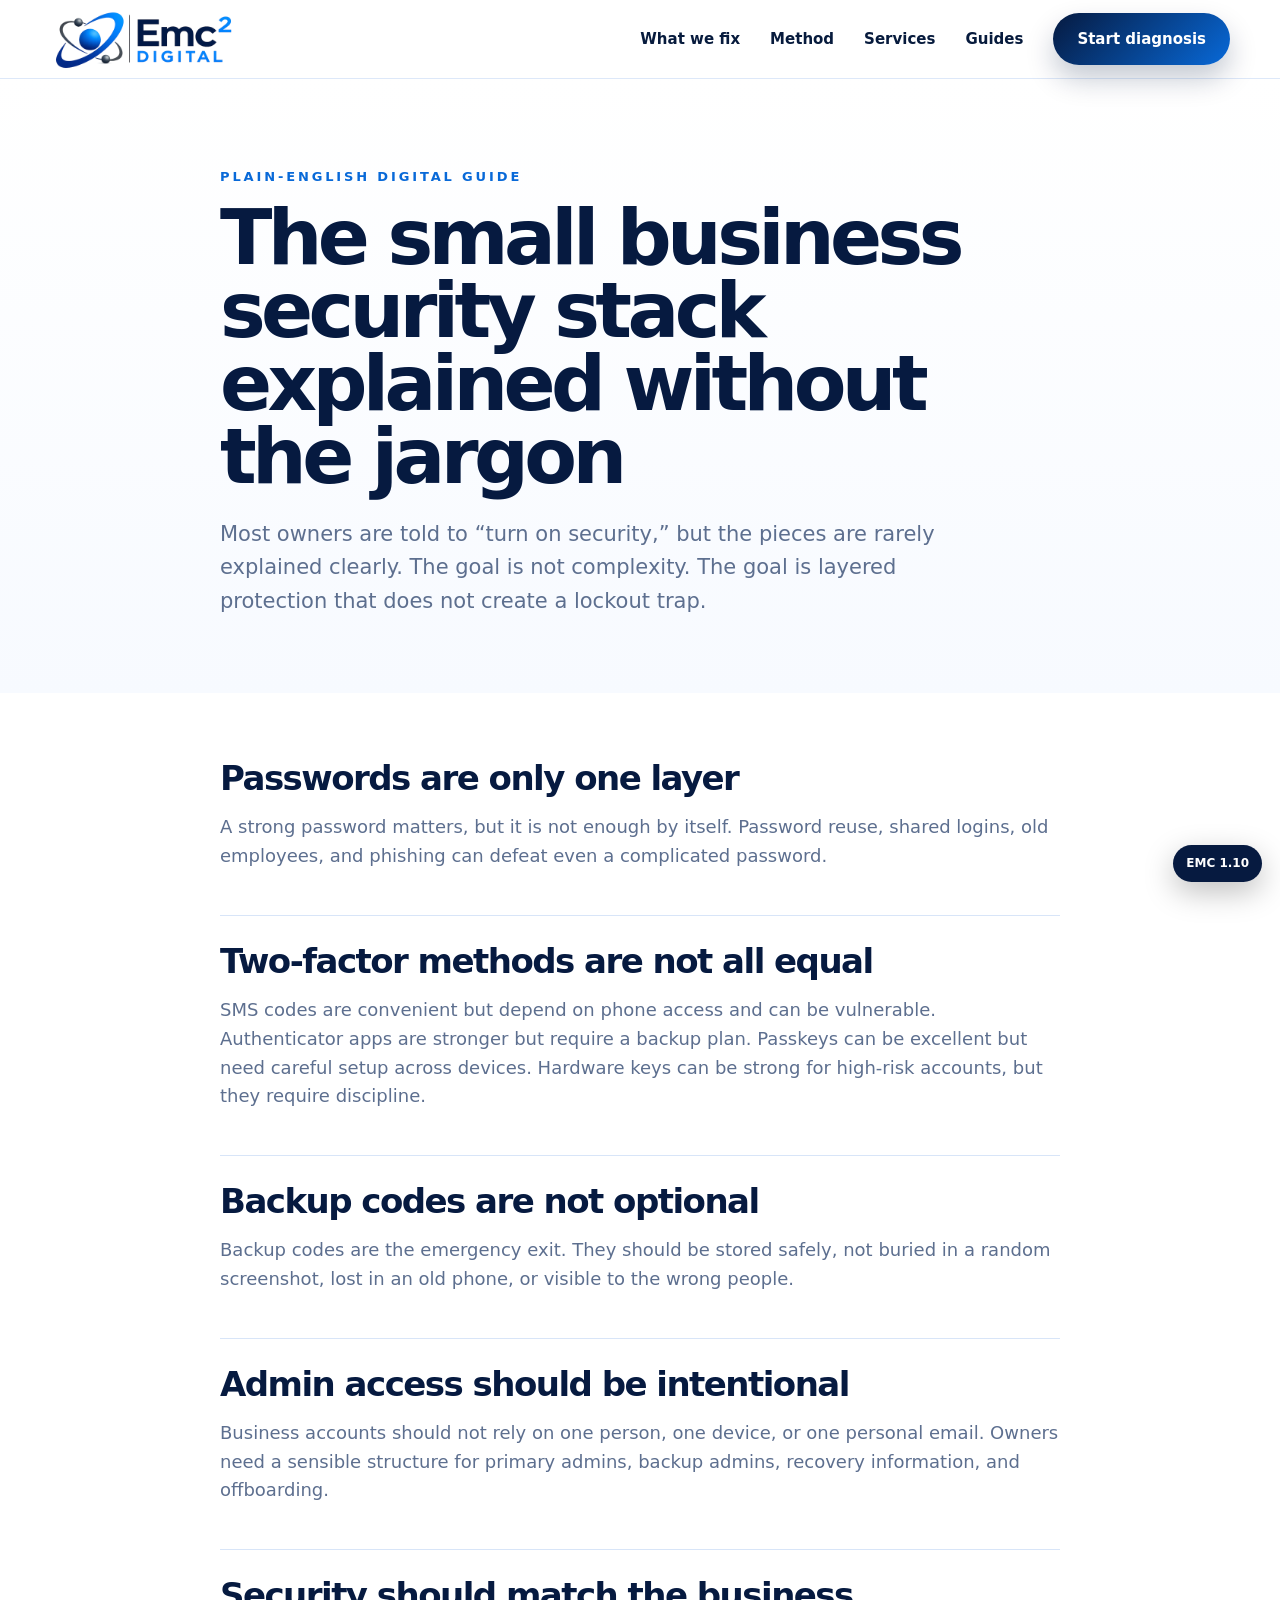
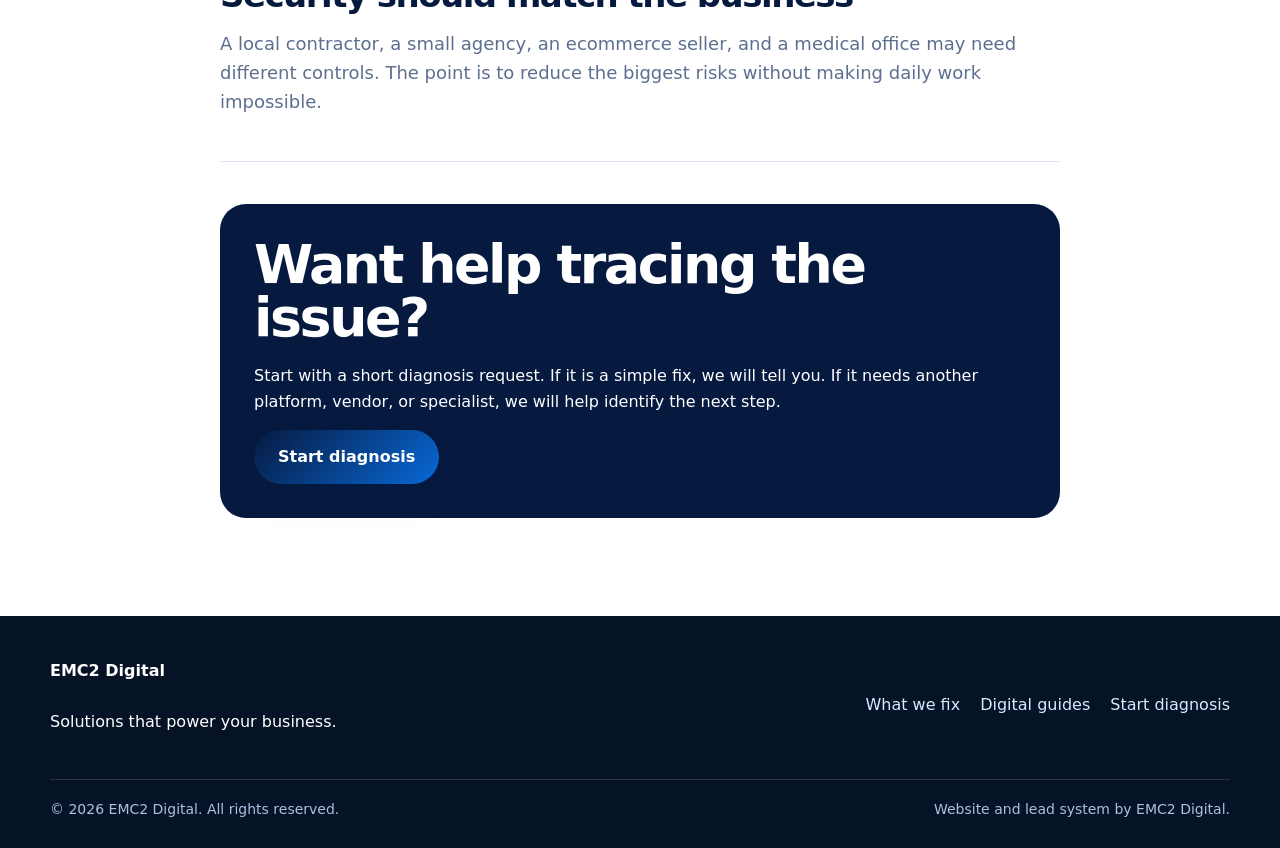
<file: guides/security-stack.html>
<!DOCTYPE html>
<html lang="en">
<head>
  <meta charset="UTF-8" />
  <meta name="viewport" content="width=device-width, initial-scale=1.0" />
  <title>The Small Business Security Stack Explained | EMC2 Digital</title>
  <meta name="description" content="Passwords, authenticator apps, SMS codes, passkeys, backup codes, recovery access, and admin control explained for small businesses." />
  <meta name="theme-color" content="#061a40" />
  <meta property="og:title" content="The Small Business Security Stack Explained | EMC2 Digital" />
  <meta property="og:description" content="Passwords, authenticator apps, SMS codes, passkeys, backup codes, recovery access, and admin control explained for small businesses." />
  <meta property="og:type" content="website" />
  <meta property="og:image" content="/assets/images/emc2digital-logo-tagline.png" />
  <link rel="icon" href="/assets/images/favicon.svg" type="image/svg+xml" />
  <link rel="preload" as="image" href="/assets/images/emc2digital-logo-tagline.png" />
  <link rel="stylesheet" href="/assets/css/styles.css?v=1.10" />
  
</head>
<body>
  <a class="skip-link" href="#main">Skip to content</a>
  
<header class="site-header" data-header>
  <div class="container nav-shell">
    <a class="brand" href="/index.html#top" aria-label="EMC2 Digital home"><img src="/assets/images/emc2digital-logo-notagline.png" alt="EMC2 Digital logo"></a>
    <button class="nav-toggle" type="button" aria-label="Open navigation" aria-expanded="false" data-nav-toggle><span></span><span></span><span></span></button>
    <nav class="site-nav" data-nav>
      <a href="/index.html#systems">What we fix</a>
      <a href="/index.html#method">Method</a>
      <a href="/index.html#services">Services</a>
      <a href="/index.html#guides">Guides</a>
      <a class="nav-cta" href="/index.html#contact">Start diagnosis</a>
    </nav>
  </div>
</header>
  <main id="main"><section class="article-hero section"><div class="container narrow reveal"><p class="eyebrow">Plain-English digital guide</p><h1>The small business security stack explained without the jargon</h1><p class="hero-sub">Most owners are told to “turn on security,” but the pieces are rarely explained clearly. The goal is not complexity. The goal is layered protection that does not create a lockout trap.</p></div></section><article class="section article"><div class="container narrow"><section class="article-section reveal"><h2>Passwords are only one layer</h2><p>A strong password matters, but it is not enough by itself. Password reuse, shared logins, old employees, and phishing can defeat even a complicated password.</p></section><section class="article-section reveal"><h2>Two-factor methods are not all equal</h2><p>SMS codes are convenient but depend on phone access and can be vulnerable. Authenticator apps are stronger but require a backup plan. Passkeys can be excellent but need careful setup across devices. Hardware keys can be strong for high-risk accounts, but they require discipline.</p></section><section class="article-section reveal"><h2>Backup codes are not optional</h2><p>Backup codes are the emergency exit. They should be stored safely, not buried in a random screenshot, lost in an old phone, or visible to the wrong people.</p></section><section class="article-section reveal"><h2>Admin access should be intentional</h2><p>Business accounts should not rely on one person, one device, or one personal email. Owners need a sensible structure for primary admins, backup admins, recovery information, and offboarding.</p></section><section class="article-section reveal"><h2>Security should match the business</h2><p>A local contractor, a small agency, an ecommerce seller, and a medical office may need different controls. The point is to reduce the biggest risks without making daily work impossible.</p></section><div class="article-cta"><h2>Want help tracing the issue?</h2><p>Start with a short diagnosis request. If it is a simple fix, we will tell you. If it needs another platform, vendor, or specialist, we will help identify the next step.</p><a class="btn btn-primary" href="/index.html#contact">Start diagnosis</a></div></div></article></main>
  
<footer class="site-footer">
  <div class="container footer-grid">
    <div class="footer-brand">
      <strong>EMC2 Digital</strong>
      <p>Solutions that power your business.</p>
    </div>
    <div class="footer-links">
      <a href="/index.html#systems">What we fix</a>
      <a href="/index.html#guides">Digital guides</a>
      <a href="/index.html#contact">Start diagnosis</a>
    </div>
  </div>
  <div class="footer-bottom container">
    <span>© 2026 EMC2 Digital. All rights reserved.</span>
    <span>Website and lead system by EMC2 Digital.</span>
  </div>
</footer>
<div class="version-badge" aria-label="Page version">EMC 1.10</div>
<script src="/assets/js/main.js?v=1.10"></script>
</body>
</html>
</file>
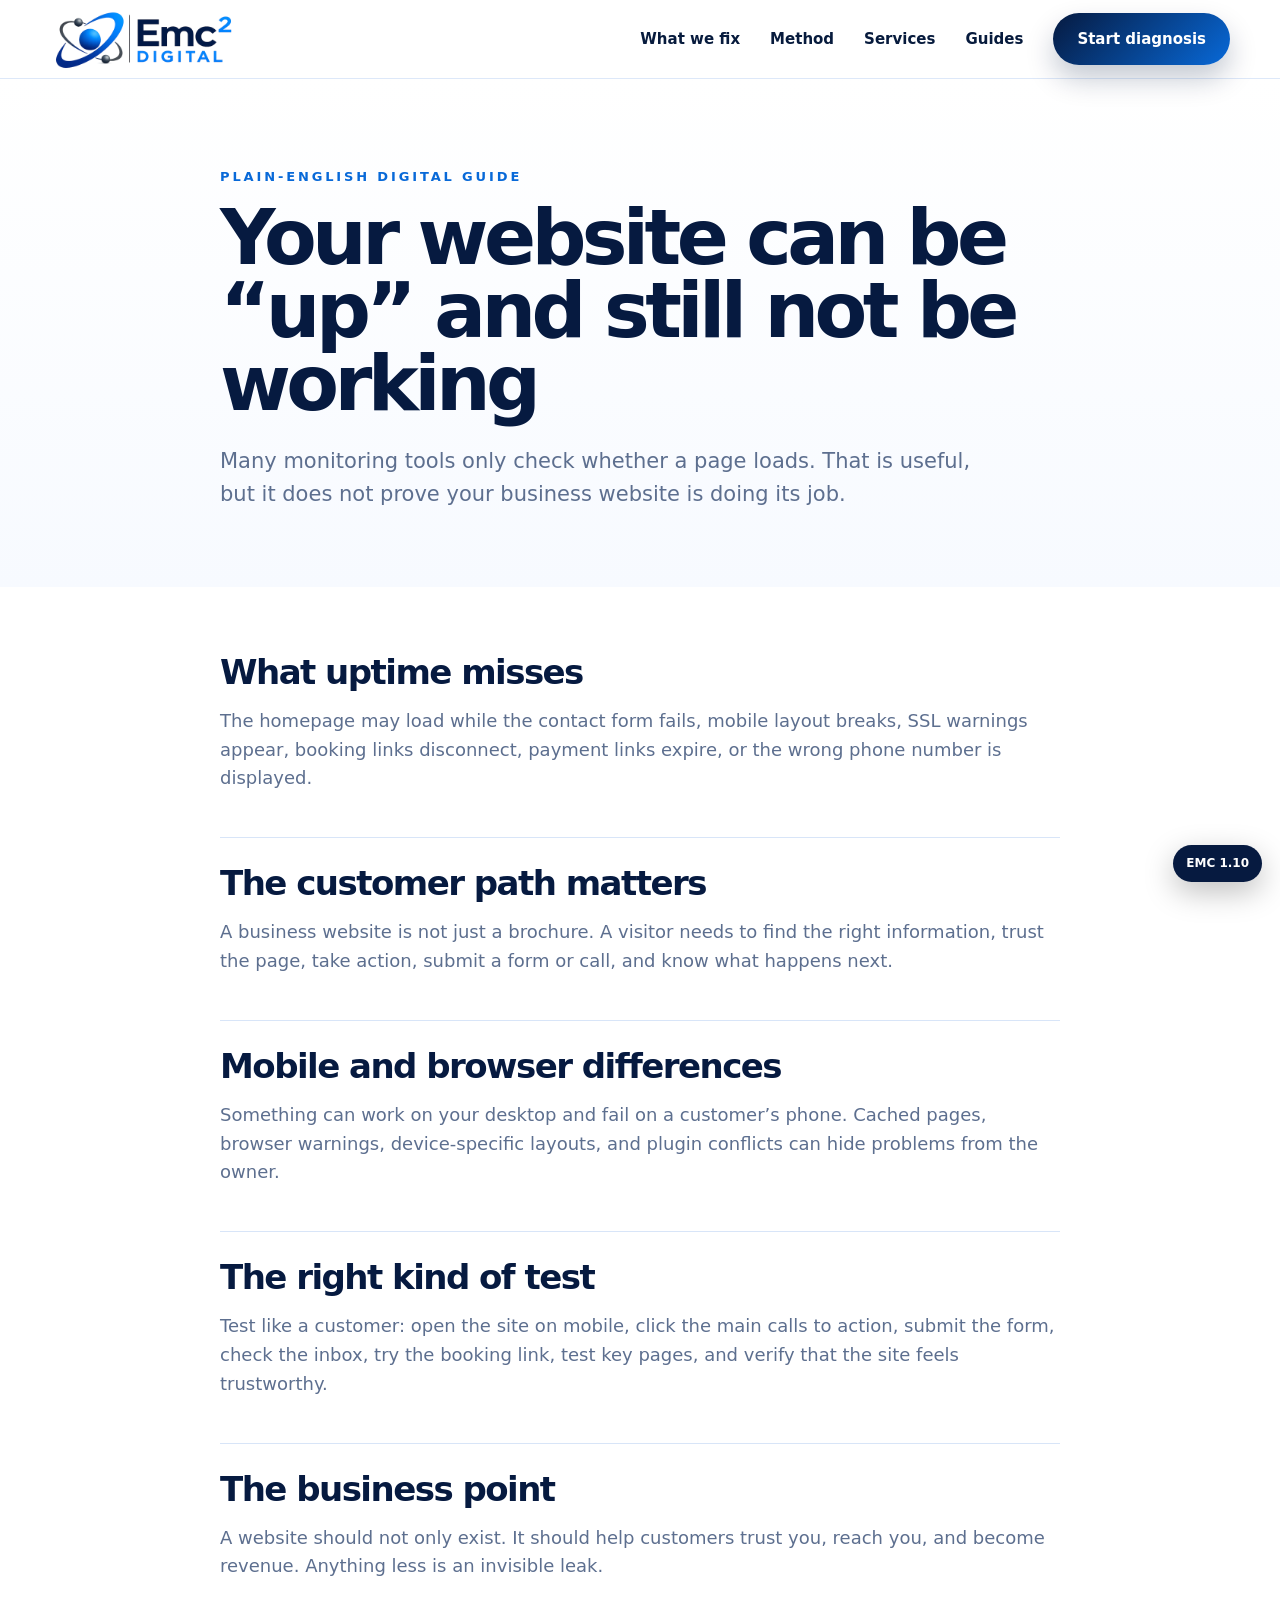
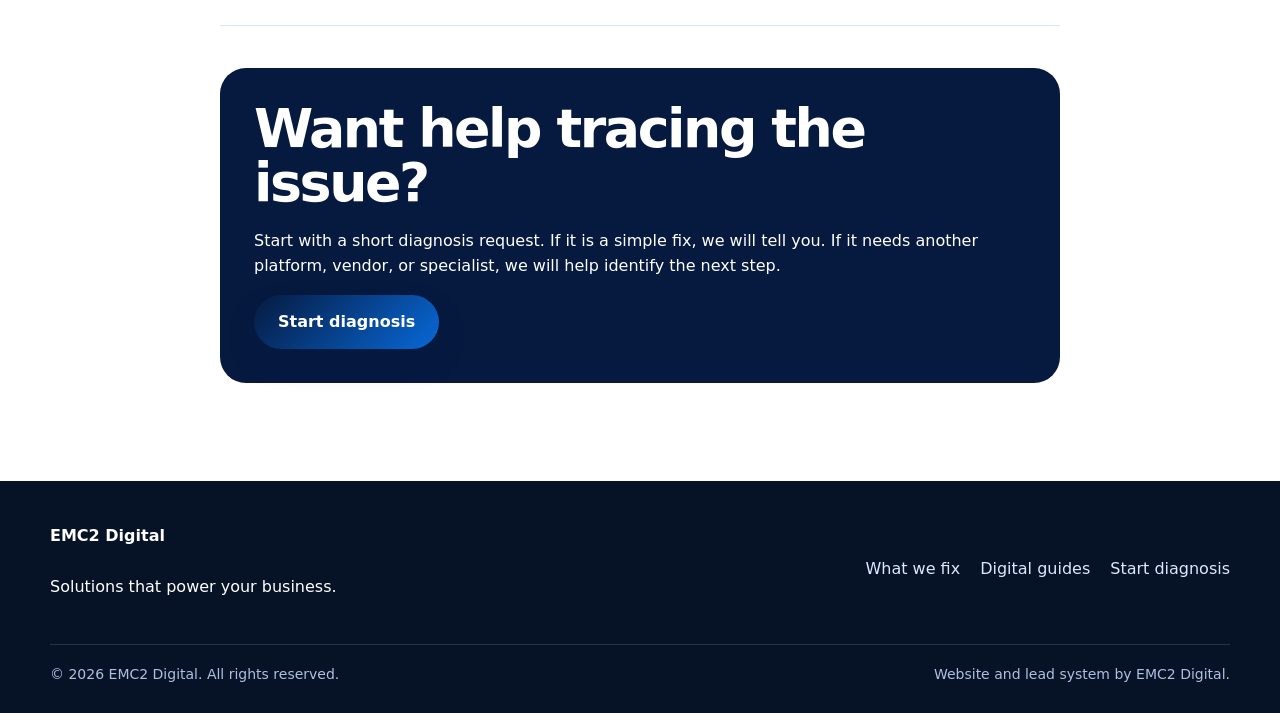
<file: guides/website-up-not-working.html>
<!DOCTYPE html>
<html lang="en">
<head>
  <meta charset="UTF-8" />
  <meta name="viewport" content="width=device-width, initial-scale=1.0" />
  <title>Website Up Does Not Mean Working | EMC2 Digital</title>
  <meta name="description" content="Why uptime alone does not prove your website forms, SSL, mobile experience, booking links, and lead path are working." />
  <meta name="theme-color" content="#061a40" />
  <meta property="og:title" content="Website Up Does Not Mean Working | EMC2 Digital" />
  <meta property="og:description" content="Why uptime alone does not prove your website forms, SSL, mobile experience, booking links, and lead path are working." />
  <meta property="og:type" content="website" />
  <meta property="og:image" content="/assets/images/emc2digital-logo-tagline.png" />
  <link rel="icon" href="/assets/images/favicon.svg" type="image/svg+xml" />
  <link rel="preload" as="image" href="/assets/images/emc2digital-logo-tagline.png" />
  <link rel="stylesheet" href="/assets/css/styles.css?v=1.10" />
  
</head>
<body>
  <a class="skip-link" href="#main">Skip to content</a>
  
<header class="site-header" data-header>
  <div class="container nav-shell">
    <a class="brand" href="/index.html#top" aria-label="EMC2 Digital home"><img src="/assets/images/emc2digital-logo-notagline.png" alt="EMC2 Digital logo"></a>
    <button class="nav-toggle" type="button" aria-label="Open navigation" aria-expanded="false" data-nav-toggle><span></span><span></span><span></span></button>
    <nav class="site-nav" data-nav>
      <a href="/index.html#systems">What we fix</a>
      <a href="/index.html#method">Method</a>
      <a href="/index.html#services">Services</a>
      <a href="/index.html#guides">Guides</a>
      <a class="nav-cta" href="/index.html#contact">Start diagnosis</a>
    </nav>
  </div>
</header>
  <main id="main"><section class="article-hero section"><div class="container narrow reveal"><p class="eyebrow">Plain-English digital guide</p><h1>Your website can be “up” and still not be working</h1><p class="hero-sub">Many monitoring tools only check whether a page loads. That is useful, but it does not prove your business website is doing its job.</p></div></section><article class="section article"><div class="container narrow"><section class="article-section reveal"><h2>What uptime misses</h2><p>The homepage may load while the contact form fails, mobile layout breaks, SSL warnings appear, booking links disconnect, payment links expire, or the wrong phone number is displayed.</p></section><section class="article-section reveal"><h2>The customer path matters</h2><p>A business website is not just a brochure. A visitor needs to find the right information, trust the page, take action, submit a form or call, and know what happens next.</p></section><section class="article-section reveal"><h2>Mobile and browser differences</h2><p>Something can work on your desktop and fail on a customer’s phone. Cached pages, browser warnings, device-specific layouts, and plugin conflicts can hide problems from the owner.</p></section><section class="article-section reveal"><h2>The right kind of test</h2><p>Test like a customer: open the site on mobile, click the main calls to action, submit the form, check the inbox, try the booking link, test key pages, and verify that the site feels trustworthy.</p></section><section class="article-section reveal"><h2>The business point</h2><p>A website should not only exist. It should help customers trust you, reach you, and become revenue. Anything less is an invisible leak.</p></section><div class="article-cta"><h2>Want help tracing the issue?</h2><p>Start with a short diagnosis request. If it is a simple fix, we will tell you. If it needs another platform, vendor, or specialist, we will help identify the next step.</p><a class="btn btn-primary" href="/index.html#contact">Start diagnosis</a></div></div></article></main>
  
<footer class="site-footer">
  <div class="container footer-grid">
    <div class="footer-brand">
      <strong>EMC2 Digital</strong>
      <p>Solutions that power your business.</p>
    </div>
    <div class="footer-links">
      <a href="/index.html#systems">What we fix</a>
      <a href="/index.html#guides">Digital guides</a>
      <a href="/index.html#contact">Start diagnosis</a>
    </div>
  </div>
  <div class="footer-bottom container">
    <span>© 2026 EMC2 Digital. All rights reserved.</span>
    <span>Website and lead system by EMC2 Digital.</span>
  </div>
</footer>
<div class="version-badge" aria-label="Page version">EMC 1.10</div>
<script src="/assets/js/main.js?v=1.10"></script>
</body>
</html>
</file>
<file: assets/css/styles.css>
:root{--navy:#061a40;--blue:#0869d8;--cyan:#19a7ff;--ink:#071b3d;--muted:#5d6f8f;--soft:#f4f8ff;--line:#d8e5f8;--white:#fff;--shadow:0 22px 60px rgba(6,26,64,.12);--radius:26px;--max:1180px}*{box-sizing:border-box}html{scroll-behavior:smooth}body{margin:0;font-family:Inter,ui-sans-serif,system-ui,-apple-system,BlinkMacSystemFont,"Segoe UI",sans-serif;color:var(--ink);background:#fff;line-height:1.6}.skip-link{position:absolute;left:-999px;top:8px;background:#fff;padding:10px;z-index:999}.skip-link:focus{left:8px}.container{width:min(var(--max),calc(100% - 42px));margin:0 auto}.narrow{max-width:840px}.section{padding:88px 0}.site-header{position:sticky;top:0;z-index:50;background:rgba(255,255,255,.88);backdrop-filter:blur(18px);border-bottom:1px solid rgba(216,229,248,.86)}.nav-shell{height:78px;display:flex;align-items:center;justify-content:space-between}.brand img{height:76px;width:auto;display:block}.footer-brand{display:grid;gap:10px}.site-nav{display:flex;gap:30px;align-items:center;font-weight:800}.site-nav a{text-decoration:none;color:var(--ink);font-size:15px}.site-nav a:hover{color:var(--blue)}.nav-cta,.btn{display:inline-flex;align-items:center;justify-content:center;border-radius:999px;padding:14px 24px;font-weight:900;text-decoration:none;border:0;cursor:pointer}.nav-cta,.btn-primary{background:linear-gradient(135deg,var(--navy),var(--blue));color:#fff!important;box-shadow:0 14px 28px rgba(6,26,64,.23)}.btn-secondary{background:#fff;color:var(--navy);border:1px solid var(--line)}.nav-toggle{display:none;background:transparent;border:0}.nav-toggle span{display:block;width:26px;height:3px;background:var(--navy);margin:5px 0;border-radius:999px}.hero{position:relative;overflow:hidden;background:radial-gradient(circle at 15% 10%,#e8f4ff 0,transparent 35%),linear-gradient(180deg,#fff 0,#f6f9ff 100%);padding-top:110px}.hero-grid{display:grid;grid-template-columns:1.05fr .75fr;gap:60px;align-items:center}.eyebrow{letter-spacing:.22em;text-transform:uppercase;color:var(--blue);font-weight:900;font-size:13px;margin:0 0 14px}.hero h1,.article-hero h1{font-size:clamp(43px,6vw,78px);line-height:.95;letter-spacing:-.06em;margin:0 0 24px;color:var(--navy)}.hero-sub{font-size:21px;color:var(--muted);max-width:760px}.hero-actions,.trust-row{display:flex;gap:14px;flex-wrap:wrap;align-items:center}.trust-row{margin-top:28px}.trust-row span{border:1px solid var(--line);background:#fff;border-radius:999px;padding:8px 14px;color:var(--muted);font-weight:800;font-size:13px}.diagnostic-panel{background:#fff;border:1px solid var(--line);border-radius:var(--radius);padding:28px;box-shadow:var(--shadow)}.panel-top{display:flex;gap:10px;align-items:center;font-weight:900;color:var(--navy);margin-bottom:20px}.status-dot{width:13px;height:13px;border-radius:50%;background:#18c964;box-shadow:0 0 0 8px rgba(24,201,100,.12)}.signal-list{display:grid;gap:14px}.signal{border:1px solid var(--line);border-radius:18px;padding:16px;background:var(--soft)}.signal strong{display:block}.signal span{color:var(--muted);font-size:14px}.panel-note{margin-top:18px;color:var(--muted);font-weight:700}.problem-strip{padding:55px 0;background:var(--navy);color:#fff}.strip-grid{display:grid;grid-template-columns:repeat(3,1fr);gap:20px}.strip-card{padding:24px;border:1px solid rgba(255,255,255,.18);border-radius:22px;background:rgba(255,255,255,.05)}.strip-card h2{margin:8px 0;font-size:24px}.strip-card p{color:#c7d7f3}.metric{color:var(--cyan);font-weight:900}.section-head{max-width:820px;margin-bottom:42px}.section-head h2,.method h2,.lead-leak h2,.offer h2,.contact h2,.article-section h2,.article-cta h2{font-size:clamp(34px,4.2vw,58px);line-height:1;letter-spacing:-.045em;color:var(--navy);margin:0 0 18px}.section-head p,.method-copy p,.lead-leak p,.contact p,.article-section p,.article-section li{font-size:18px;color:var(--muted)}.card-grid,.topic-grid{display:grid;grid-template-columns:repeat(3,1fr);gap:20px}.service-card,.topic,.path-card{display:block;text-decoration:none;color:var(--ink);background:#fff;border:1px solid var(--line);border-radius:24px;padding:26px;box-shadow:0 16px 42px rgba(6,26,64,.06);transition:transform .18s ease,box-shadow .18s ease,border-color .18s ease}.service-card:hover,.topic:hover,.path-card:hover{transform:translateY(-4px);box-shadow:var(--shadow);border-color:#9cc9ff}.service-card h3,.topic h3,.path-card h3{font-size:22px;line-height:1.05;color:var(--navy);margin:12px 0}.service-card p,.topic p,.path-card p{color:var(--muted)}.service-card a,.path-card a,.contact-note a{font-weight:900;color:var(--blue);text-decoration:none}.icon-badge{width:48px;height:48px;border-radius:16px;display:grid;place-items:center;background:linear-gradient(135deg,#e9f4ff,#fff);color:var(--blue);font-weight:900;border:1px solid var(--line)}.method,.guides,.contact{background:#f7faff}.method-grid,.contact-grid,.leak-grid{display:grid;grid-template-columns:.9fr 1fr;gap:58px;align-items:start}.steps{display:grid;gap:16px}.step{display:grid;grid-template-columns:52px 1fr;gap:18px;padding:20px;border:1px solid var(--line);border-radius:22px;background:#fff}.step span{width:52px;height:52px;border-radius:50%;display:grid;place-items:center;background:linear-gradient(135deg,var(--navy),var(--blue));color:#fff;font-weight:900}.step h3{margin:0;color:var(--navy)}.step p{margin:.25rem 0 0;color:var(--muted)}.service-paths{display:grid;grid-template-columns:1.2fr 1fr 1fr 1fr;gap:18px}.path-card span{display:inline-block;color:var(--blue);font-weight:900;letter-spacing:.12em;text-transform:uppercase;font-size:12px}.path-card.featured{background:linear-gradient(135deg,var(--navy),#0b3f91);color:#fff}.path-card.featured h3,.path-card.featured p,.path-card.featured span{color:#fff}.lead-leak{background:#eef5ff}.flow{display:flex;align-items:center;justify-content:center;gap:12px;flex-wrap:wrap;padding-top:70px}.flow div{background:#fff;border:1px solid var(--line);border-radius:18px;padding:22px 24px;font-weight:900;box-shadow:0 10px 30px rgba(6,26,64,.06)}.flow span{width:34px;height:3px;background:var(--cyan);position:relative}.flow span:after{content:"";position:absolute;right:-2px;top:-5px;border-left:9px solid var(--cyan);border-top:7px solid transparent;border-bottom:7px solid transparent}.offer-band{background:linear-gradient(135deg,var(--navy),var(--blue));color:#fff}.offer{display:grid;grid-template-columns:1fr .9fr;gap:36px;align-items:center}.offer h2,.offer p,.offer .eyebrow{color:#fff}.offer ul{margin:0;padding:0;list-style:none;display:grid;grid-template-columns:repeat(2,minmax(0,1fr));gap:14px;align-items:stretch}.offer li{background:rgba(255,255,255,.12);border:1px solid rgba(255,255,255,.18);padding:18px;border-radius:16px;display:flex;align-items:center;min-height:68px;font-weight:800}.contact-note{margin-top:28px;padding:22px;border-radius:22px;background:#eef5ff;border:1px solid var(--line);display:grid;gap:8px}.lead-form{background:#fff;border:1px solid var(--line);border-radius:26px;padding:30px;box-shadow:var(--shadow);display:grid;gap:16px}.lead-form label{display:grid;gap:7px;font-weight:900;color:var(--navy)}.lead-form input,.lead-form select,.lead-form textarea{width:100%;border:1px solid #bed0ea;border-radius:16px;padding:15px 16px;font:inherit;color:var(--ink);background:#fff}.lead-form textarea{resize:vertical}.optional,.form-foot{color:var(--muted);font-weight:600;font-size:13px}.hidden{display:none}.article-hero{background:linear-gradient(180deg,#fff,#f7faff);padding-bottom:54px}.article{padding-top:40px}.article-section{border-bottom:1px solid var(--line);padding:28px 0}.article-section h2{font-size:34px}.article-section p{margin:0 0 16px}.article-cta{margin:42px 0 10px;background:var(--navy);color:#fff;border-radius:26px;padding:34px}.article-cta h2,.article-cta p{color:#fff}.site-footer{background:#061225;color:#fff;padding:42px 0 28px}.footer-grid,.footer-bottom{display:flex;justify-content:space-between;gap:24px;align-items:center}.footer-links{display:flex;gap:20px;flex-wrap:wrap}.footer-links a{color:#dbe8ff;text-decoration:none}.footer-bottom{border-top:1px solid rgba(255,255,255,.14);margin-top:28px;padding-top:18px;color:#aebfe0;font-size:14px}.version-badge{position:fixed;right:18px;bottom:18px;z-index:60;background:var(--navy);color:#fff;border-radius:999px;padding:9px 13px;font-size:12px;font-weight:900;box-shadow:0 10px 30px rgba(0,0,0,.25)}.orb{position:absolute;border-radius:50%;filter:blur(10px);opacity:.25}.orb-one{width:300px;height:300px;background:var(--cyan);right:8%;top:12%}.orb-two{width:250px;height:250px;background:var(--blue);left:-90px;bottom:2%}.reveal{opacity:0;transform:translateY(18px);animation:rise .7s ease forwards}.delay-1{animation-delay:.12s}.delay-2{animation-delay:.22s}@keyframes rise{to{opacity:1;transform:none}}@media(max-width:930px){.nav-toggle{display:block}.site-nav{display:none;position:absolute;top:78px;left:21px;right:21px;background:#fff;border:1px solid var(--line);border-radius:20px;padding:18px;box-shadow:var(--shadow);flex-direction:column;align-items:stretch}.site-nav.open{display:flex}.hero-grid,.method-grid,.contact-grid,.leak-grid,.offer{grid-template-columns:1fr}.strip-grid,.card-grid,.topic-grid,.service-paths{grid-template-columns:1fr}.flow{justify-content:flex-start;padding-top:20px}.offer ul{grid-template-columns:1fr}.footer-grid,.footer-bottom{flex-direction:column;align-items:flex-start}.nav-shell{height:72px}.brand img{height:60px}.hero h1,.article-hero h1{font-size:44px}.section{padding:64px 0}}@media(max-width:560px){.container{width:min(100% - 28px,var(--max))}.hero-actions{align-items:stretch}.btn{width:100%}.flow span{display:none}.flow div{width:100%}}
</file>
